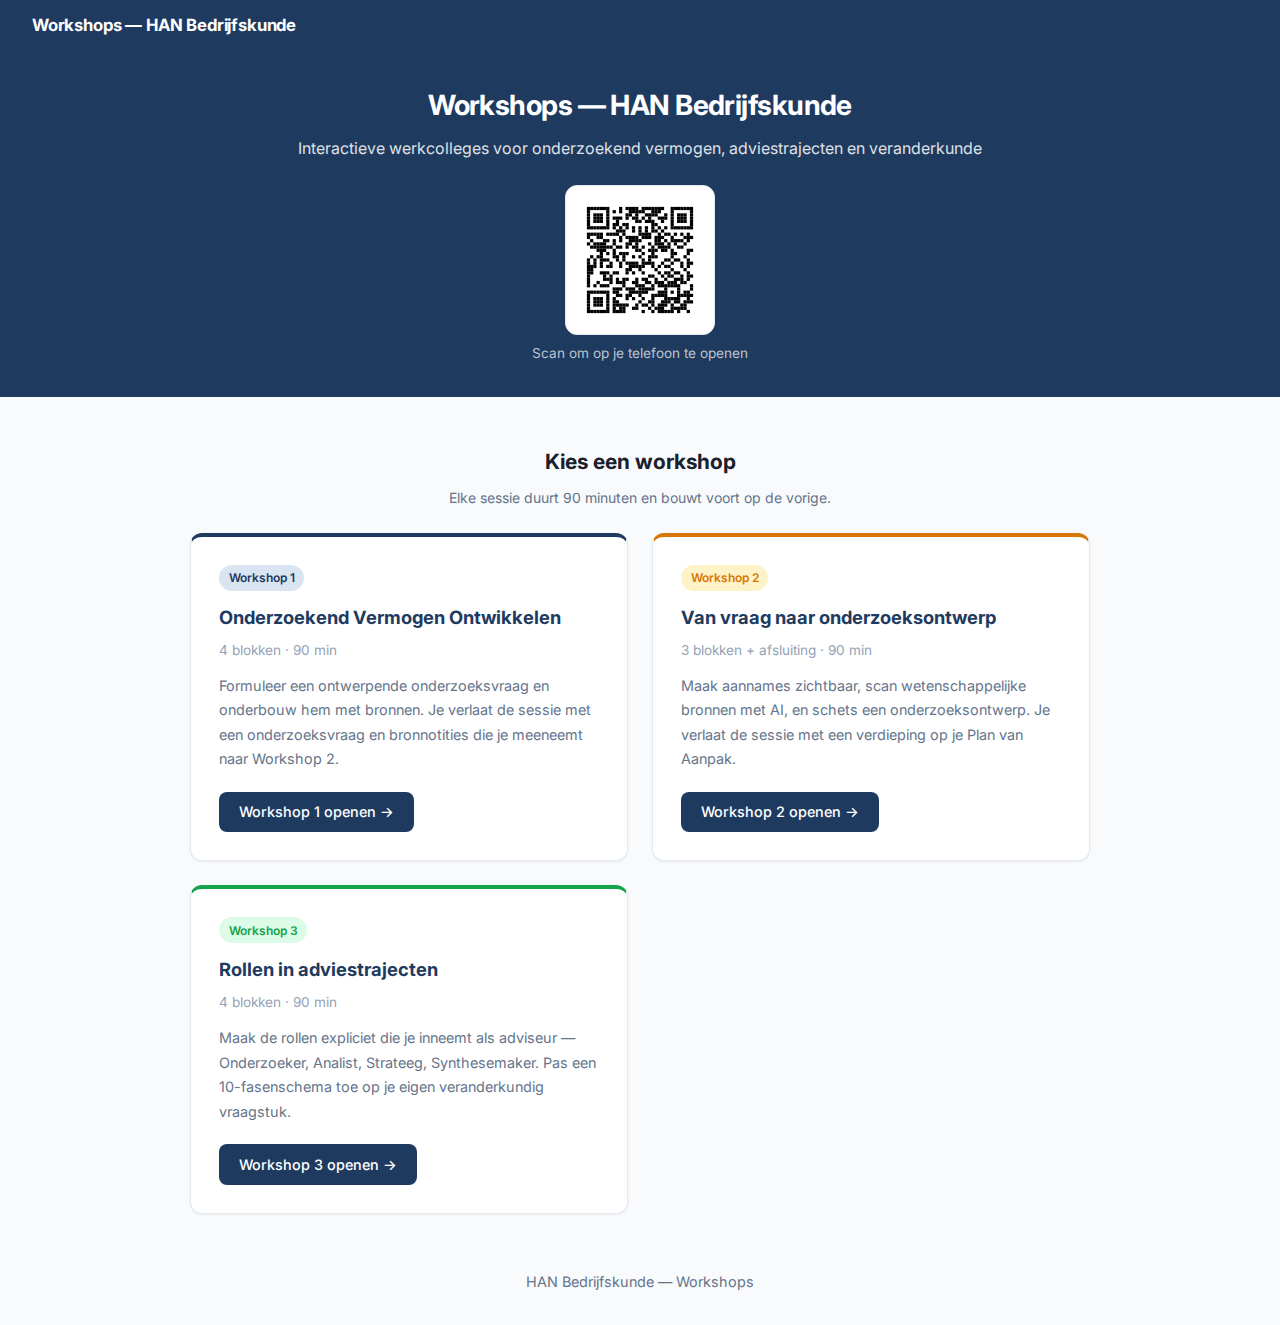
<file: index.html>
<!DOCTYPE html>
<html lang="nl">
<head>
  <meta charset="UTF-8">
  <meta name="viewport" content="width=device-width, initial-scale=1.0">
  <title>Workshops — HAN Bedrijfskunde</title>
  <link rel="preconnect" href="https://fonts.googleapis.com">
  <link rel="preconnect" href="https://fonts.gstatic.com" crossorigin>
  <link href="https://fonts.googleapis.com/css2?family=Inter:wght@400;500;600;700&display=swap" rel="stylesheet">
  <link rel="stylesheet" href="styles.css">
  <style>
    .ws-grid {
      display: grid;
      grid-template-columns: repeat(auto-fill, minmax(340px, 1fr));
      gap: 1.5rem;
      max-width: 900px;
      margin: 0 auto;
    }
    .ws-card {
      background: #fff;
      border: 1px solid var(--border);
      border-radius: 12px;
      padding: 1.75rem;
      box-shadow: 0 1px 3px rgba(0,0,0,0.06);
      transition: box-shadow 150ms, transform 150ms;
      display: flex;
      flex-direction: column;
    }
    .ws-card:hover {
      box-shadow: 0 4px 12px rgba(30,58,95,0.10);
      transform: translateY(-2px);
    }
    .ws-badge {
      display: inline-block;
      font-size: 0.75rem;
      font-weight: 600;
      padding: 0.2rem 0.6rem;
      border-radius: 20px;
      background: var(--primary-100);
      color: var(--primary);
      margin-bottom: 0.75rem;
      align-self: flex-start;
    }
    .ws-card h3 {
      font-size: 1.15rem;
      font-weight: 700;
      color: var(--primary);
      margin-bottom: 0.5rem;
    }
    .ws-card .ws-subtitle {
      font-size: 0.85rem;
      color: var(--text-tertiary);
      margin-bottom: 0.75rem;
    }
    .ws-card p {
      font-size: 0.9rem;
      color: var(--text-secondary);
      line-height: 1.7;
      flex: 1;
    }
    .ws-card .btn {
      margin-top: 1.25rem;
      align-self: flex-start;
    }
    @media (max-width: 600px) {
      .ws-grid {
        grid-template-columns: 1fr;
      }
    }
  </style>
</head>
<body>

  <nav class="navbar">
    <a href="index.html" class="navbar-brand">Workshops — HAN Bedrijfskunde</a>
  </nav>

  <header class="page-header">
    <h1>Workshops — HAN Bedrijfskunde</h1>
    <p>Interactieve werkcolleges voor onderzoekend vermogen, adviestrajecten en veranderkunde</p>
    <div style="margin-top: 1.5rem; display: flex; flex-direction: column; align-items: center; gap: 0.5rem;">
      <img src="qr-code.svg" alt="QR-code naar workshop" style="width: 150px; height: 150px; padding: 8px; background: #fff; border: 1px solid var(--border); border-radius: 12px;">
      <span style="font-size: 0.85rem; color: rgba(255,255,255,0.7);">Scan om op je telefoon te openen</span>
    </div>
  </header>

  <main class="container">

    <h2 class="text-center mt-3 mb-1">Kies een workshop</h2>
    <p class="text-center text-muted mb-3">Elke sessie duurt 90 minuten en bouwt voort op de vorige.</p>

    <div class="ws-grid mb-4">

      <div class="ws-card" style="border-top: 4px solid var(--primary);">
        <span class="ws-badge">Workshop 1</span>
        <h3>Onderzoekend Vermogen Ontwikkelen</h3>
        <div class="ws-subtitle">4 blokken &middot; 90 min</div>
        <p>
          Formuleer een ontwerpende onderzoeksvraag en onderbouw hem met bronnen.
          Je verlaat de sessie met een onderzoeksvraag en bronnotities die je meeneemt naar Workshop 2.
        </p>
        <a href="ws1/" class="btn btn-primary">Workshop 1 openen &rarr;</a>
      </div>

      <div class="ws-card" style="border-top: 4px solid var(--warning);">
        <span class="ws-badge" style="background: var(--warning-light); color: var(--warning);">Workshop 2</span>
        <h3>Van vraag naar onderzoeksontwerp</h3>
        <div class="ws-subtitle">3 blokken + afsluiting &middot; 90 min</div>
        <p>
          Maak aannames zichtbaar, scan wetenschappelijke bronnen met AI,
          en schets een onderzoeksontwerp. Je verlaat de sessie met een verdieping op je Plan van Aanpak.
        </p>
        <a href="ws2/" class="btn btn-primary">Workshop 2 openen &rarr;</a>
      </div>

      <div class="ws-card" style="border-top: 4px solid var(--success);">
        <span class="ws-badge" style="background: var(--success-light); color: var(--success);">Workshop 3</span>
        <h3>Rollen in adviestrajecten</h3>
        <div class="ws-subtitle">4 blokken &middot; 90 min</div>
        <p>
          Maak de rollen expliciet die je inneemt als adviseur — Onderzoeker, Analist, Strateeg,
          Synthesemaker. Pas een 10-fasenschema toe op je eigen veranderkundig vraagstuk.
        </p>
        <a href="ws3-rollen/" class="btn btn-primary">Workshop 3 openen &rarr;</a>
      </div>

    </div>

  </main>

  <footer class="text-center text-muted mt-4 mb-4" style="font-size: 0.9rem;">
    HAN Bedrijfskunde &mdash; Workshops
  </footer>

</body>
</html>
</file>
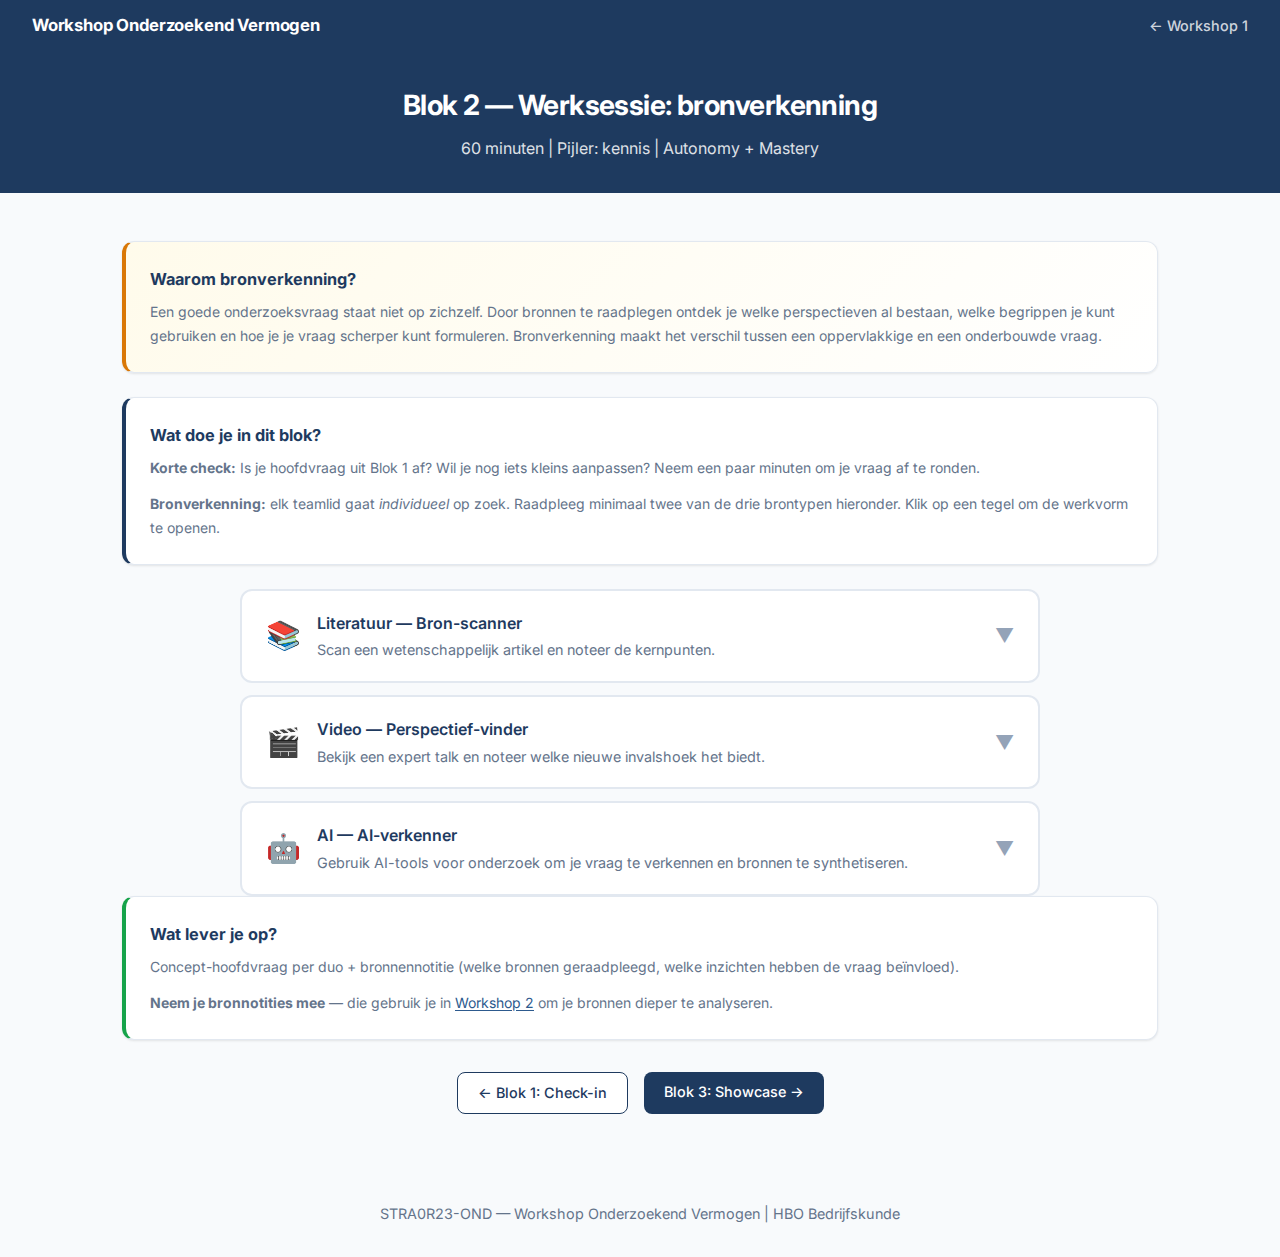
<file: blok1-werksessie/index.html>
<!DOCTYPE html>
<html lang="nl">
<head>
  <meta charset="UTF-8">
  <meta name="viewport" content="width=device-width, initial-scale=1.0">
  <title>Blok 2 — Werksessie | Workshop Onderzoekend Vermogen</title>
  <link rel="preconnect" href="https://fonts.googleapis.com">
  <link rel="preconnect" href="https://fonts.gstatic.com" crossorigin>
  <link href="https://fonts.googleapis.com/css2?family=Inter:wght@400;500;600;700&display=swap" rel="stylesheet">
  <link rel="stylesheet" href="../styles.css">
  <style>
    /* ===== Accordeon tegels ===== */
    .bron-tegel {
      background: #fff;
      border: 2px solid var(--border);
      border-radius: 12px;
      padding: 1.25rem 1.5rem;
      cursor: pointer;
      transition: border-color 150ms, box-shadow 150ms, transform 150ms;
      display: flex;
      align-items: center;
      gap: 1rem;
    }
    .bron-tegel:hover {
      border-color: var(--primary);
      box-shadow: 0 4px 12px rgba(30,58,95,0.10);
      transform: translateY(-1px);
    }
    .bron-tegel.actief {
      border-color: var(--primary);
      box-shadow: 0 4px 12px rgba(30,58,95,0.12);
    }
    .bron-tegel-icon {
      font-size: 1.75rem;
      flex-shrink: 0;
    }
    .bron-tegel-info { flex: 1; }
    .bron-tegel-info h4 {
      color: var(--primary);
      font-size: 1rem;
      font-weight: 600;
      margin-bottom: 0.2rem;
    }
    .bron-tegel-info p {
      color: var(--text-secondary);
      font-size: 0.9rem;
      margin: 0;
      line-height: 1.5;
    }
    .bron-tegel-chevron {
      font-size: 1.2rem;
      color: var(--text-tertiary);
      transition: transform 200ms;
      flex-shrink: 0;
    }
    .bron-tegel.actief .bron-tegel-chevron {
      transform: rotate(180deg);
    }

    /* ===== Werkvorm panelen ===== */
    .werkvorm-panel {
      background: var(--surface);
      border: 1px solid var(--border);
      border-radius: 0 0 12px 12px;
      padding: 1.5rem;
      margin-top: -4px;
      margin-bottom: 1rem;
    }

    /* ===== Formulier layout ===== */
    .scan-form {
      display: flex;
      flex-direction: column;
      gap: 1rem;
    }
    .scan-form label {
      display: block;
      font-weight: 600;
      font-size: 0.875rem;
      color: var(--text-dark);
      margin-bottom: 0.3rem;
    }
    .scan-form .hint {
      font-weight: 400;
      color: var(--text-secondary);
      font-size: 0.8rem;
    }
    .scan-form textarea {
      width: 100%;
      padding: 0.6rem 0.75rem;
      border: 1px solid #cbd5e1;
      border-radius: 8px;
      font-family: 'Inter', inherit;
      font-size: 0.9rem;
      resize: vertical;
      min-height: 60px;
      color: var(--text-primary);
      transition: border-color 150ms, box-shadow 150ms;
    }
    .scan-form textarea:focus {
      outline: none;
      border-color: var(--primary);
      box-shadow: 0 0 0 3px rgba(30,58,95,0.12);
    }
    .scan-form input[type="text"] {
      width: 100%;
      padding: 0.6rem 0.75rem;
      border: 1px solid #cbd5e1;
      border-radius: 8px;
      font-family: 'Inter', inherit;
      font-size: 0.9rem;
      color: var(--text-primary);
      transition: border-color 150ms, box-shadow 150ms;
    }
    .scan-form input[type="text"]:focus {
      outline: none;
      border-color: var(--primary);
      box-shadow: 0 0 0 3px rgba(30,58,95,0.12);
    }

    /* ===== Live preview ===== */
    .preview-box {
      background: var(--primary-50);
      border-left: 4px solid var(--primary);
      padding: 1rem 1.25rem;
      border-radius: 0 8px 8px 0;
      font-size: 0.9rem;
      line-height: 1.7;
      color: var(--text-dark);
    }
    .preview-box .placeholder {
      color: var(--text-tertiary);
      font-style: italic;
    }
    .preview-box strong {
      color: var(--primary);
    }
    .preview-actions {
      display: flex;
      gap: 0.75rem;
      margin-top: 0.75rem;
    }

    /* ===== Tool cards ===== */
    .tool-grid {
      display: grid;
      grid-template-columns: repeat(auto-fill, minmax(220px, 1fr));
      gap: 1rem;
    }
    .tool-card {
      background: #fff;
      border: 1px solid var(--border);
      border-radius: 10px;
      padding: 1rem 1.25rem;
      text-decoration: none;
      color: inherit;
      transition: box-shadow 150ms, transform 150ms;
      display: block;
    }
    .tool-card:hover {
      box-shadow: 0 4px 12px rgba(30,58,95,0.10);
      transform: translateY(-1px);
    }
    .tool-card h5 {
      font-size: 0.95rem;
      font-weight: 600;
      color: var(--primary);
      margin-bottom: 0.25rem;
    }
    .tool-card .tool-badge {
      display: inline-block;
      font-size: 0.7rem;
      font-weight: 500;
      padding: 0.1rem 0.5rem;
      border-radius: 20px;
      background: var(--success-light);
      color: var(--success);
      margin-bottom: 0.5rem;
    }
    .tool-card p {
      font-size: 0.8rem;
      color: var(--text-secondary);
      line-height: 1.5;
      margin: 0;
    }

    /* ===== Prompt suggesties ===== */
    .prompt-card {
      background: #fff;
      border: 1px solid var(--border);
      border-radius: 8px;
      padding: 0.75rem 1rem;
      display: flex;
      align-items: center;
      gap: 0.75rem;
      cursor: pointer;
      transition: border-color 150ms;
      margin-bottom: 0.5rem;
    }
    .prompt-card:hover {
      border-color: var(--primary);
    }
    .prompt-card code {
      flex: 1;
      font-size: 0.85rem;
      color: var(--text-dark);
      font-family: 'Inter', inherit;
      line-height: 1.5;
    }
    .prompt-card .copy-icon {
      flex-shrink: 0;
      font-size: 0.85rem;
      color: var(--text-tertiary);
    }

    /* ===== Video embed ===== */
    .video-embed {
      position: relative;
      padding-bottom: 56.25%;
      height: 0;
      overflow: hidden;
      border-radius: 10px;
      margin-bottom: 1rem;
    }
    .video-embed iframe {
      position: absolute;
      top: 0;
      left: 0;
      width: 100%;
      height: 100%;
      border: 0;
    }

    /* ===== Responsive ===== */
    @media (max-width: 600px) {
      .tool-grid { grid-template-columns: 1fr; }
    }
  </style>
</head>
<body>

  <nav class="navbar">
    <a href="../index.html" class="navbar-brand">Workshop Onderzoekend Vermogen</a>
    <ul class="navbar-links">
      <li><a href="../ws1/" class="nav-link">&larr; Workshop 1</a></li>
    </ul>
  </nav>

  <header class="page-header">
    <h1>Blok 2 — Werksessie: bronverkenning</h1>
    <p>60 minuten | Pijler: kennis | Autonomy + Mastery</p>
  </header>

  <main class="container">

    <!-- Purpose card -->
    <div class="card mt-3 mb-3" style="border-left: 4px solid var(--warning); background: linear-gradient(135deg, #fffbeb 0%, #fff 100%);">
      <h3 class="mb-1" style="color: var(--primary);">Waarom bronverkenning?</h3>
      <p style="color: var(--text-secondary); line-height: 1.7;">
        Een goede onderzoeksvraag staat niet op zichzelf. Door bronnen te raadplegen ontdek je
        welke perspectieven al bestaan, welke begrippen je kunt gebruiken en hoe je je vraag
        scherper kunt formuleren. Bronverkenning maakt het verschil tussen een
        oppervlakkige en een onderbouwde vraag.
      </p>
    </div>

    <!-- Instructie card -->
    <div class="card mb-3" style="border-left: 4px solid var(--primary);">
      <h3 class="mb-1" style="color: var(--primary);">Wat doe je in dit blok?</h3>
      <p style="color: var(--text-secondary); line-height: 1.7;">
        <strong>Korte check:</strong> Is je hoofdvraag uit Blok 1 af? Wil je nog iets kleins aanpassen?
        Neem een paar minuten om je vraag af te ronden.
      </p>
      <p style="color: var(--text-secondary); line-height: 1.7; margin-top: 0.75rem;">
        <strong>Bronverkenning:</strong> elk teamlid gaat <em>individueel</em> op zoek.
        Raadpleeg minimaal twee van de drie brontypen hieronder. Klik op een tegel om de werkvorm te openen.
      </p>
    </div>

    <!-- ========== ACCORDEON TEGELS ========== -->

    <div style="display: flex; flex-direction: column; gap: 0.75rem; max-width: 800px; margin: 0 auto;" class="mb-3">

      <!-- TEGEL 1: Literatuur -->
      <div class="bron-tegel" onclick="togglePanel('lit')">
        <span class="bron-tegel-icon">&#x1F4DA;</span>
        <div class="bron-tegel-info">
          <h4>Literatuur — Bron-scanner</h4>
          <p>Scan een wetenschappelijk artikel en noteer de kernpunten.</p>
        </div>
        <span class="bron-tegel-chevron">&#x25BC;</span>
      </div>

      <div id="panel-lit" class="werkvorm-panel hidden">
        <h3 class="mb-1" style="color: var(--primary);">Literatuur &mdash; Bron-scanner</h3>
        <p class="text-muted mb-2" style="font-size: 0.9rem;">
          Zoek een wetenschappelijk artikel via <a href="https://scholar.google.com/" target="_blank" rel="noopener" style="color: var(--primary-light); text-decoration: underline;">Google Scholar</a>
          en noteer de kernpunten hieronder.
        </p>

        <div class="scan-form" data-form="lit">
          <div>
            <label>Titel + Auteur</label>
            <input type="text" class="scan-input" data-field="titel" placeholder="Bijv. 'Van Dam, R. (2023). Employee engagement in SMEs'">
          </div>
          <div>
            <label>Kernvraag <span class="hint">— Wat onderzochten de auteurs?</span></label>
            <textarea class="scan-input" data-field="kernvraag" rows="2" placeholder="Welke onderzoeksvraag staat centraal in dit artikel?"></textarea>
          </div>
          <div>
            <label>Methode <span class="hint">— Wat deden ze?</span></label>
            <textarea class="scan-input" data-field="methode" rows="2" placeholder="Bijv. interviews, enquête, casestudy..."></textarea>
          </div>
          <div>
            <label>Belangrijkste conclusie</label>
            <textarea class="scan-input" data-field="conclusie" rows="2" placeholder="Wat is het hoofdresultaat?"></textarea>
          </div>
          <div>
            <label>Link met jouw vraag <span class="hint">— Welk inzicht helpt bij jouw onderzoeksvraag?</span></label>
            <textarea class="scan-input" data-field="link" rows="2" placeholder="Hoe beïnvloedt dit artikel je eigen vraag?"></textarea>
          </div>

          <div class="preview-box" id="preview-lit">
            <span class="placeholder">Vul de velden hierboven in om je bronnotitie te zien...</span>
          </div>
          <div class="preview-actions">
            <button class="btn btn-primary" onclick="kopieer('lit')">Kopieer bronnotitie</button>
          </div>
        </div>
      </div>

      <!-- TEGEL 2: Video -->
      <div class="bron-tegel" onclick="togglePanel('video')">
        <span class="bron-tegel-icon">&#x1F3AC;</span>
        <div class="bron-tegel-info">
          <h4>Video — Perspectief-vinder</h4>
          <p>Bekijk een expert talk en noteer welke nieuwe invalshoek het biedt.</p>
        </div>
        <span class="bron-tegel-chevron">&#x25BC;</span>
      </div>

      <div id="panel-video" class="werkvorm-panel hidden">
        <div class="scan-form" data-form="video">
          <div>
            <label>Video-titel + bron</label>
            <input type="text" class="scan-input" data-field="titel" placeholder="Bijv. 'Simon Sinek — Start With Why (TED Talk)'">
          </div>
          <div>
            <label>Kernboodschap <span class="hint">— Wat is het hoofdargument van de spreker?</span></label>
            <textarea class="scan-input" data-field="kernboodschap" rows="2" placeholder="Wat is de centrale these?"></textarea>
          </div>
          <div>
            <label>Nieuw perspectief <span class="hint">— Welke invalshoek had je zelf niet bedacht?</span></label>
            <textarea class="scan-input" data-field="perspectief" rows="2" placeholder="Welk idee was nieuw voor je?"></textarea>
          </div>
          <div>
            <label>Link met jouw vraag <span class="hint">— Hoe beïnvloedt dit je onderzoeksvraag?</span></label>
            <textarea class="scan-input" data-field="link" rows="2" placeholder="Welk inzicht neem je mee?"></textarea>
          </div>

          <div class="preview-box" id="preview-video">
            <span class="placeholder">Vul de velden hierboven in om je bronnotitie te zien...</span>
          </div>
          <div class="preview-actions">
            <button class="btn btn-primary" onclick="kopieer('video')">Kopieer bronnotitie</button>
          </div>
        </div>
      </div>

      <!-- TEGEL 3: AI -->
      <div class="bron-tegel" onclick="togglePanel('ai')">
        <span class="bron-tegel-icon">&#x1F916;</span>
        <div class="bron-tegel-info">
          <h4>AI — AI-verkenner</h4>
          <p>Gebruik AI-tools voor onderzoek om je vraag te verkennen en bronnen te synthetiseren.</p>
        </div>
        <span class="bron-tegel-chevron">&#x25BC;</span>
      </div>

      <div id="panel-ai" class="werkvorm-panel hidden">

        <!-- Onderdeel A: Tools -->
        <h4 class="mb-1" style="color: var(--primary);">AI-tools voor onderzoek</h4>
        <p style="color: var(--text-secondary); font-size: 0.9rem; line-height: 1.6; margin-bottom: 1rem;">
          Generieke chatbots zijn een startpunt, maar gespecialiseerde tools leveren brongerichte output.
          Bekijk de video voor een overzicht, of probeer een van de tools hieronder.
        </p>

        <div class="video-embed mb-2">
          <iframe src="https://www.youtube.com/embed/fJO-q7tV0zE?si=cPuyIkljqAqeM3EM"
                  title="Best AI Tools for Research 2026"
                  allow="accelerometer; autoplay; clipboard-write; encrypted-media; gyroscope; picture-in-picture; web-share"
                  referrerpolicy="strict-origin-when-cross-origin"
                  allowfullscreen></iframe>
        </div>

        <div class="tool-grid mb-3">
          <a href="https://notebooklm.google/" target="_blank" rel="noopener" class="tool-card">
            <span class="tool-badge">Gratis</span>
            <h5>NotebookLM</h5>
            <p>Upload artikelen of video's, stel vragen, genereer mindmaps. Ideaal om bronnen te synthetiseren.</p>
          </a>
          <a href="https://consensus.app/" target="_blank" rel="noopener" class="tool-card">
            <h5>Consensus</h5>
            <p>Stel een onderzoeksvraag, krijg antwoorden onderbouwd met wetenschappelijke papers.</p>
          </a>
          <a href="https://www.researchrabbit.ai/" target="_blank" rel="noopener" class="tool-card">
            <span class="tool-badge">Gratis</span>
            <h5>Research Rabbit</h5>
            <p>Upload één paper, ontdek verwante artikelen via een visueel netwerk. Goed aan het begin van een project.</p>
          </a>
        </div>

        <!-- Onderdeel B: Slimmer prompten -->
        <div class="card mb-2" style="border-left: 4px solid var(--warning); background: linear-gradient(135deg, #fffbeb 0%, #fff 100%);">
          <h4 class="mb-1" style="color: var(--primary);">Slimmer prompten met context</h4>
          <p style="color: var(--text-secondary); font-size: 0.9rem; line-height: 1.7;">
            Een AI-tool geeft betere antwoorden als je <strong>context</strong> meegeeft. Upload een artikel
            of plak een video-transcript in je prompt. Vraag de AI om te synthetiseren: wat zijn de rode draden,
            welke tegenstrijdigheden zie je, welke nieuwe invalshoeken komen hieruit?
          </p>
        </div>

        <p style="color: var(--text-secondary); font-size: 0.85rem; margin-bottom: 0.5rem;">Klik om een voorbeeldprompt te kopiëren:</p>

        <div class="prompt-card" onclick="kopieerPrompt(this)">
          <code>Hier is een artikel over [onderwerp]. Welke kernconcepten en variabelen zijn relevant voor mijn onderzoeksvraag: [vraag]?</code>
          <span class="copy-icon">&#x1F4CB;</span>
        </div>
        <div class="prompt-card" onclick="kopieerPrompt(this)">
          <code>Ik heb twee bronnen bijgevoegd. Wat zijn de overeenkomsten en verschillen in hun conclusies? Welke nieuwe inzichten levert de synthese op?</code>
          <span class="copy-icon">&#x1F4CB;</span>
        </div>
        <div class="prompt-card" onclick="kopieerPrompt(this)" style="margin-bottom: 1.5rem;">
          <code>Op basis van deze context: welke onderzoeksmethoden passen het best bij mijn vraag?</code>
          <span class="copy-icon">&#x1F4CB;</span>
        </div>

        <!-- Onderdeel C: Vastleggen -->
        <h4 class="mb-1" style="color: var(--primary);">Vastleggen</h4>

        <div class="scan-form" data-form="ai">
          <div>
            <label>Gebruikte tool + prompt</label>
            <textarea class="scan-input" data-field="prompt" rows="3" placeholder="Bijv. 'NotebookLM — ik heb twee artikelen geüpload en gevraagd naar de rode draad'"></textarea>
          </div>
          <div>
            <label>Bruikbaarste inzicht</label>
            <textarea class="scan-input" data-field="inzicht" rows="2" placeholder="Wat was het meest waardevolle dat de AI opleverde?"></textarea>
          </div>
          <div>
            <label>Kritische noot <span class="hint">— Wat klopt mogelijk niet of mist context?</span></label>
            <textarea class="scan-input" data-field="kritisch" rows="2" placeholder="Waar moet je voorzichtig mee zijn?"></textarea>
          </div>
          <div>
            <label>Link met jouw vraag <span class="hint">— Hoe beïnvloedt dit je onderzoeksvraag?</span></label>
            <textarea class="scan-input" data-field="link" rows="2" placeholder="Welk inzicht neem je mee?"></textarea>
          </div>

          <div class="preview-box" id="preview-ai">
            <span class="placeholder">Vul de velden hierboven in om je bronnotitie te zien...</span>
          </div>
          <div class="preview-actions">
            <button class="btn btn-primary" onclick="kopieer('ai')">Kopieer bronnotitie</button>
          </div>
        </div>
      </div>

    </div><!-- /accordeon container -->

    <!-- Oplevering -->
    <div class="card mb-3" style="border-left: 4px solid var(--success);">
      <h3 class="mb-1" style="color: var(--primary);">Wat lever je op?</h3>
      <p style="color: var(--text-secondary); line-height: 1.7;">
        Concept-hoofdvraag per duo + bronnennotitie (welke bronnen geraadpleegd, welke inzichten
        hebben de vraag be&iuml;nvloed).
      </p>
      <p style="color: var(--text-secondary); line-height: 1.7; margin-top: 0.75rem;">
        <strong>Neem je bronnotities mee</strong> &mdash; die gebruik je in
        <a href="../ws2/" style="color: var(--primary-light); text-decoration: underline;">Workshop 2</a>
        om je bronnen dieper te analyseren.
      </p>
    </div>

    <div class="text-center mt-4 mb-4" style="display: flex; gap: 1rem; justify-content: center;">
      <a href="../blok0/" class="btn btn-secondary">&larr; Blok 1: Check-in</a>
      <a href="../blok5-showcase/" class="btn btn-primary">Blok 3: Showcase &rarr;</a>
    </div>

  </main>

  <footer class="text-center text-muted mt-4 mb-4" style="font-size: 0.9rem;">
    STRA0R23-OND &mdash; Workshop Onderzoekend Vermogen | HBO Bedrijfskunde
  </footer>

  <script>
    // ===== Accordeon toggle =====
    function togglePanel(id) {
      var panels = ['lit', 'video', 'ai'];
      var targetPanel = document.getElementById('panel-' + id);
      var isOpen = !targetPanel.classList.contains('hidden');

      // Sluit alle panelen en deactiveer alle tegels
      panels.forEach(function(p) {
        document.getElementById('panel-' + p).classList.add('hidden');
      });
      document.querySelectorAll('.bron-tegel').forEach(function(t) {
        t.classList.remove('actief');
      });

      // Open het aangeklikte paneel (tenzij het al open was)
      if (!isOpen) {
        targetPanel.classList.remove('hidden');
        // Markeer de bijbehorende tegel als actief
        var tegels = document.querySelectorAll('.bron-tegel');
        var index = panels.indexOf(id);
        if (index >= 0 && tegels[index]) {
          tegels[index].classList.add('actief');
        }
        // Smooth scroll naar het paneel
        setTimeout(function() {
          targetPanel.scrollIntoView({ behavior: 'smooth', block: 'nearest' });
        }, 50);
      }
    }

    // ===== Live preview =====
    var PREVIEW_CONFIG = {
      lit: {
        fields: ['titel', 'kernvraag', 'methode', 'conclusie', 'link'],
        labels: ['Bron', 'Kernvraag', 'Methode', 'Conclusie', 'Link met mijn vraag'],
        empty: 'Vul de velden hierboven in om je bronnotitie te zien...'
      },
      video: {
        fields: ['titel', 'kernboodschap', 'perspectief', 'link'],
        labels: ['Bron', 'Kernboodschap', 'Nieuw perspectief', 'Link met mijn vraag'],
        empty: 'Vul de velden hierboven in om je bronnotitie te zien...'
      },
      ai: {
        fields: ['prompt', 'inzicht', 'kritisch', 'link'],
        labels: ['Tool + prompt', 'Bruikbaarste inzicht', 'Kritische noot', 'Link met mijn vraag'],
        empty: 'Vul de velden hierboven in om je bronnotitie te zien...'
      }
    };

    function getFormValues(formId) {
      var form = document.querySelector('[data-form="' + formId + '"]');
      var values = {};
      form.querySelectorAll('.scan-input').forEach(function(el) {
        values[el.dataset.field] = el.value.trim();
      });
      return values;
    }

    function updatePreview(formId) {
      var config = PREVIEW_CONFIG[formId];
      var values = getFormValues(formId);
      var box = document.getElementById('preview-' + formId);
      var hasContent = false;

      var html = '';
      config.fields.forEach(function(field, i) {
        var val = values[field];
        if (val) {
          hasContent = true;
          html += '<strong>' + config.labels[i] + ':</strong> ' + escapeHtml(val) + '<br>';
        } else {
          html += '<strong>' + config.labels[i] + ':</strong> <span class="placeholder">[nog invullen]</span><br>';
        }
      });

      if (!hasContent) {
        box.innerHTML = '<span class="placeholder">' + config.empty + '</span>';
      } else {
        box.innerHTML = html;
      }
    }

    function escapeHtml(text) {
      var div = document.createElement('div');
      div.textContent = text;
      return div.innerHTML;
    }

    // Attach input listeners to all forms
    document.querySelectorAll('.scan-input').forEach(function(input) {
      var formId = input.closest('[data-form]').dataset.form;
      var timeout;
      input.addEventListener('input', function() {
        clearTimeout(timeout);
        timeout = setTimeout(function() {
          updatePreview(formId);
        }, 200);
      });
    });

    // ===== Kopieer bronnotitie =====
    function kopieer(formId) {
      var config = PREVIEW_CONFIG[formId];
      var values = getFormValues(formId);
      var lines = [];

      config.fields.forEach(function(field, i) {
        var val = values[field];
        if (val) {
          lines.push(config.labels[i] + ': ' + val);
        }
      });

      var text = lines.join('\n');
      if (!text) {
        text = '(Nog geen velden ingevuld)';
      }

      navigator.clipboard.writeText(text).then(function() {
        var btn = event.target;
        var original = btn.textContent;
        btn.textContent = 'Gekopieerd!';
        setTimeout(function() {
          btn.textContent = original;
        }, 2000);
      });
    }

    // ===== Kopieer prompt =====
    function kopieerPrompt(card) {
      var text = card.querySelector('code').textContent;
      navigator.clipboard.writeText(text).then(function() {
        var icon = card.querySelector('.copy-icon');
        icon.textContent = '\u2705';
        setTimeout(function() {
          icon.textContent = '\uD83D\uDCCB';
        }, 2000);
      });
    }
  </script>

</body>
</html>
</file>
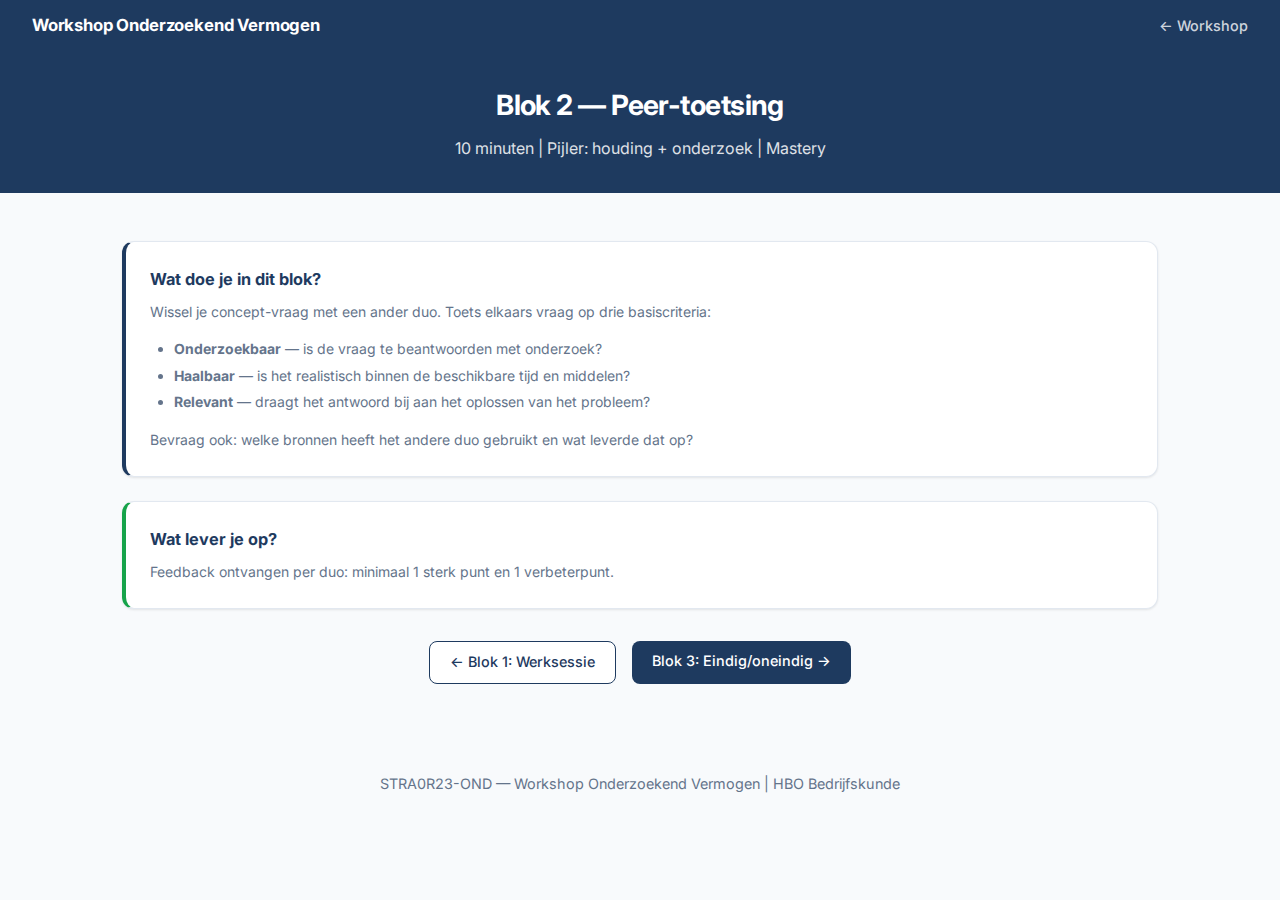
<file: blok2-peer-toetsing/index.html>
<!DOCTYPE html>
<html lang="nl">
<head>
  <meta charset="UTF-8">
  <meta name="viewport" content="width=device-width, initial-scale=1.0">
  <title>Blok 2 — Peer-toetsing | Workshop Onderzoekend Vermogen</title>
  <link rel="preconnect" href="https://fonts.googleapis.com">
  <link rel="preconnect" href="https://fonts.gstatic.com" crossorigin>
  <link href="https://fonts.googleapis.com/css2?family=Inter:wght@400;500;600;700&display=swap" rel="stylesheet">
  <link rel="stylesheet" href="../styles.css">
</head>
<body>

  <nav class="navbar">
    <a href="../index.html" class="navbar-brand">Workshop Onderzoekend Vermogen</a>
    <ul class="navbar-links">
      <li><a href="../index.html" class="nav-link">&larr; Workshop</a></li>
    </ul>
  </nav>

  <header class="page-header">
    <h1>Blok 2 — Peer-toetsing</h1>
    <p>10 minuten | Pijler: houding + onderzoek | Mastery</p>
  </header>

  <main class="container">

    <div class="card mt-3 mb-3" style="border-left: 4px solid var(--primary);">
      <h3 class="mb-1" style="color: var(--primary);">Wat doe je in dit blok?</h3>
      <p style="color: var(--text-secondary); line-height: 1.7;">
        Wissel je concept-vraag met een ander duo. Toets elkaars vraag op drie basiscriteria:
      </p>
      <ul style="color: var(--text-secondary); line-height: 1.9; margin: 0.75rem 0 0.75rem 1.5rem;">
        <li><strong>Onderzoekbaar</strong> — is de vraag te beantwoorden met onderzoek?</li>
        <li><strong>Haalbaar</strong> — is het realistisch binnen de beschikbare tijd en middelen?</li>
        <li><strong>Relevant</strong> — draagt het antwoord bij aan het oplossen van het probleem?</li>
      </ul>
      <p style="color: var(--text-secondary); line-height: 1.7;">
        Bevraag ook: welke bronnen heeft het andere duo gebruikt en wat leverde dat op?
      </p>
    </div>

    <div class="card mb-3" style="border-left: 4px solid var(--success);">
      <h3 class="mb-1" style="color: var(--primary);">Wat lever je op?</h3>
      <p style="color: var(--text-secondary); line-height: 1.7;">
        Feedback ontvangen per duo: minimaal 1 sterk punt en 1 verbeterpunt.
      </p>
    </div>

    <div class="text-center mt-4 mb-4" style="display: flex; gap: 1rem; justify-content: center;">
      <a href="../blok1-werksessie/" class="btn btn-secondary">&larr; Blok 1: Werksessie</a>
      <a href="../blok3-eindig-oneindig/" class="btn btn-primary">Blok 3: Eindig/oneindig &rarr;</a>
    </div>

  </main>

  <footer class="text-center text-muted mt-4 mb-4" style="font-size: 0.9rem;">
    STRA0R23-OND &mdash; Workshop Onderzoekend Vermogen | HBO Bedrijfskunde
  </footer>

</body>
</html>
</file>
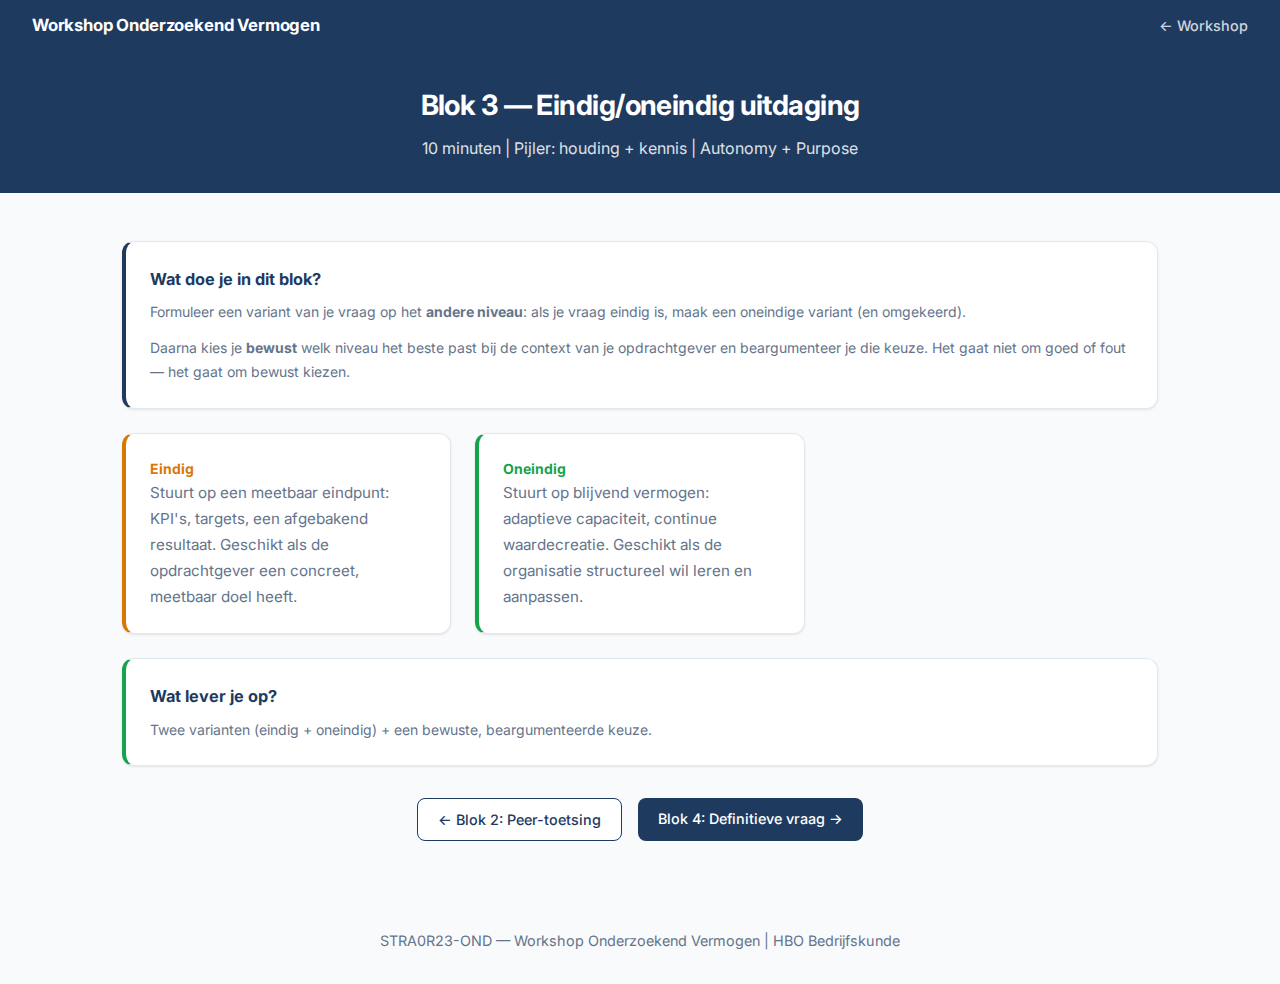
<file: blok3-eindig-oneindig/index.html>
<!DOCTYPE html>
<html lang="nl">
<head>
  <meta charset="UTF-8">
  <meta name="viewport" content="width=device-width, initial-scale=1.0">
  <title>Blok 3 — Eindig/oneindig uitdaging | Workshop Onderzoekend Vermogen</title>
  <link rel="preconnect" href="https://fonts.googleapis.com">
  <link rel="preconnect" href="https://fonts.gstatic.com" crossorigin>
  <link href="https://fonts.googleapis.com/css2?family=Inter:wght@400;500;600;700&display=swap" rel="stylesheet">
  <link rel="stylesheet" href="../styles.css">
</head>
<body>

  <nav class="navbar">
    <a href="../index.html" class="navbar-brand">Workshop Onderzoekend Vermogen</a>
    <ul class="navbar-links">
      <li><a href="../index.html" class="nav-link">&larr; Workshop</a></li>
    </ul>
  </nav>

  <header class="page-header">
    <h1>Blok 3 — Eindig/oneindig uitdaging</h1>
    <p>10 minuten | Pijler: houding + kennis | Autonomy + Purpose</p>
  </header>

  <main class="container">

    <div class="card mt-3 mb-3" style="border-left: 4px solid var(--primary);">
      <h3 class="mb-1" style="color: var(--primary);">Wat doe je in dit blok?</h3>
      <p style="color: var(--text-secondary); line-height: 1.7;">
        Formuleer een variant van je vraag op het <strong>andere niveau</strong>:
        als je vraag eindig is, maak een oneindige variant (en omgekeerd).
      </p>
      <p style="color: var(--text-secondary); line-height: 1.7; margin-top: 0.75rem;">
        Daarna kies je <strong>bewust</strong> welk niveau het beste past bij de context van je
        opdrachtgever en beargumenteer je die keuze. Het gaat niet om goed of fout — het gaat
        om bewust kiezen.
      </p>
    </div>

    <div class="card-grid mb-3">
      <div class="card" style="border-left: 4px solid var(--warning);">
        <h4 style="color: var(--warning);">Eindig</h4>
        <p style="color: var(--text-secondary); line-height: 1.7; font-size: 0.95rem;">
          Stuurt op een meetbaar eindpunt: KPI's, targets, een afgebakend resultaat.
          Geschikt als de opdrachtgever een concreet, meetbaar doel heeft.
        </p>
      </div>
      <div class="card" style="border-left: 4px solid var(--success);">
        <h4 style="color: var(--success);">Oneindig</h4>
        <p style="color: var(--text-secondary); line-height: 1.7; font-size: 0.95rem;">
          Stuurt op blijvend vermogen: adaptieve capaciteit, continue waardecreatie.
          Geschikt als de organisatie structureel wil leren en aanpassen.
        </p>
      </div>
    </div>

    <div class="card mb-3" style="border-left: 4px solid var(--success);">
      <h3 class="mb-1" style="color: var(--primary);">Wat lever je op?</h3>
      <p style="color: var(--text-secondary); line-height: 1.7;">
        Twee varianten (eindig + oneindig) + een bewuste, beargumenteerde keuze.
      </p>
    </div>

    <div class="text-center mt-4 mb-4" style="display: flex; gap: 1rem; justify-content: center;">
      <a href="../blok2-peer-toetsing/" class="btn btn-secondary">&larr; Blok 2: Peer-toetsing</a>
      <a href="../blok4-definitief/" class="btn btn-primary">Blok 4: Definitieve vraag &rarr;</a>
    </div>

  </main>

  <footer class="text-center text-muted mt-4 mb-4" style="font-size: 0.9rem;">
    STRA0R23-OND &mdash; Workshop Onderzoekend Vermogen | HBO Bedrijfskunde
  </footer>

</body>
</html>
</file>
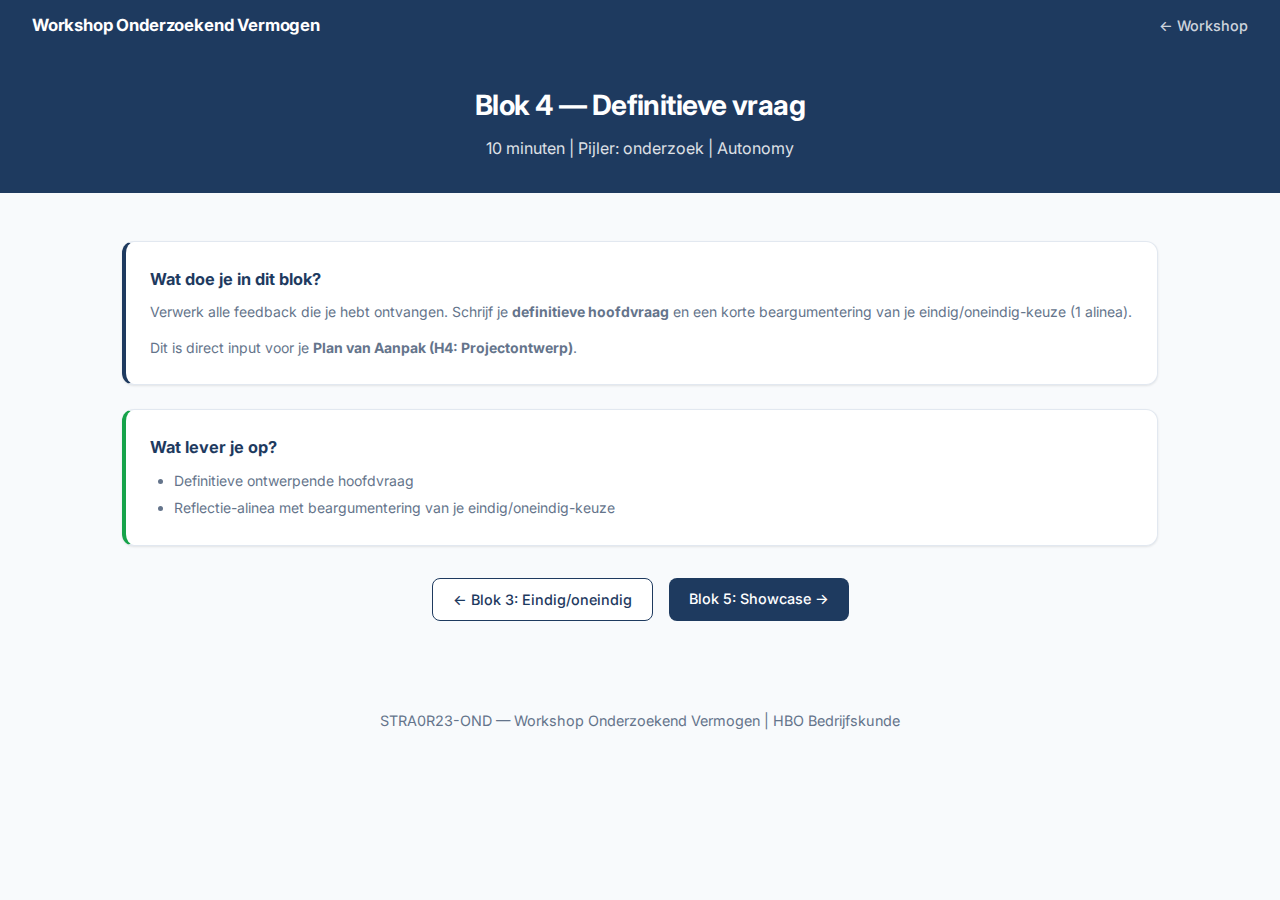
<file: blok4-definitief/index.html>
<!DOCTYPE html>
<html lang="nl">
<head>
  <meta charset="UTF-8">
  <meta name="viewport" content="width=device-width, initial-scale=1.0">
  <title>Blok 4 — Definitieve vraag | Workshop Onderzoekend Vermogen</title>
  <link rel="preconnect" href="https://fonts.googleapis.com">
  <link rel="preconnect" href="https://fonts.gstatic.com" crossorigin>
  <link href="https://fonts.googleapis.com/css2?family=Inter:wght@400;500;600;700&display=swap" rel="stylesheet">
  <link rel="stylesheet" href="../styles.css">
</head>
<body>

  <nav class="navbar">
    <a href="../index.html" class="navbar-brand">Workshop Onderzoekend Vermogen</a>
    <ul class="navbar-links">
      <li><a href="../index.html" class="nav-link">&larr; Workshop</a></li>
    </ul>
  </nav>

  <header class="page-header">
    <h1>Blok 4 — Definitieve vraag</h1>
    <p>10 minuten | Pijler: onderzoek | Autonomy</p>
  </header>

  <main class="container">

    <div class="card mt-3 mb-3" style="border-left: 4px solid var(--primary);">
      <h3 class="mb-1" style="color: var(--primary);">Wat doe je in dit blok?</h3>
      <p style="color: var(--text-secondary); line-height: 1.7;">
        Verwerk alle feedback die je hebt ontvangen. Schrijf je <strong>definitieve hoofdvraag</strong>
        en een korte beargumentering van je eindig/oneindig-keuze (1 alinea).
      </p>
      <p style="color: var(--text-secondary); line-height: 1.7; margin-top: 0.75rem;">
        Dit is direct input voor je <strong>Plan van Aanpak (H4: Projectontwerp)</strong>.
      </p>
    </div>

    <div class="card mb-3" style="border-left: 4px solid var(--success);">
      <h3 class="mb-1" style="color: var(--primary);">Wat lever je op?</h3>
      <ul style="color: var(--text-secondary); line-height: 1.9; margin: 0.5rem 0 0 1.5rem;">
        <li>Definitieve ontwerpende hoofdvraag</li>
        <li>Reflectie-alinea met beargumentering van je eindig/oneindig-keuze</li>
      </ul>
    </div>

    <div class="text-center mt-4 mb-4" style="display: flex; gap: 1rem; justify-content: center;">
      <a href="../blok3-eindig-oneindig/" class="btn btn-secondary">&larr; Blok 3: Eindig/oneindig</a>
      <a href="../blok5-showcase/" class="btn btn-primary">Blok 5: Showcase &rarr;</a>
    </div>

  </main>

  <footer class="text-center text-muted mt-4 mb-4" style="font-size: 0.9rem;">
    STRA0R23-OND &mdash; Workshop Onderzoekend Vermogen | HBO Bedrijfskunde
  </footer>

</body>
</html>
</file>
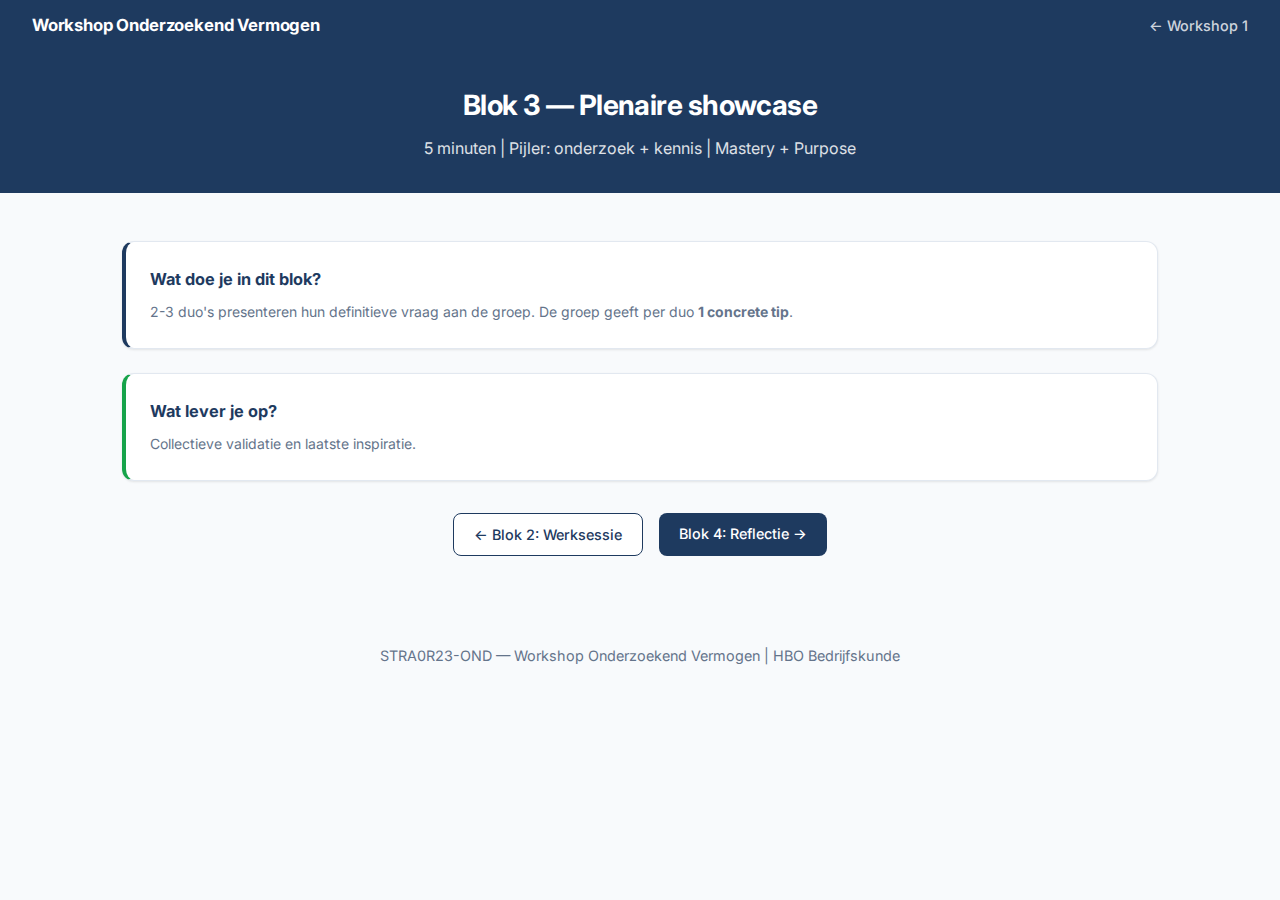
<file: blok5-showcase/index.html>
<!DOCTYPE html>
<html lang="nl">
<head>
  <meta charset="UTF-8">
  <meta name="viewport" content="width=device-width, initial-scale=1.0">
  <title>Blok 3 — Plenaire showcase | Workshop Onderzoekend Vermogen</title>
  <link rel="preconnect" href="https://fonts.googleapis.com">
  <link rel="preconnect" href="https://fonts.gstatic.com" crossorigin>
  <link href="https://fonts.googleapis.com/css2?family=Inter:wght@400;500;600;700&display=swap" rel="stylesheet">
  <link rel="stylesheet" href="../styles.css">
</head>
<body>

  <nav class="navbar">
    <a href="../index.html" class="navbar-brand">Workshop Onderzoekend Vermogen</a>
    <ul class="navbar-links">
      <li><a href="../ws1/" class="nav-link">&larr; Workshop 1</a></li>
    </ul>
  </nav>

  <header class="page-header">
    <h1>Blok 3 — Plenaire showcase</h1>
    <p>5 minuten | Pijler: onderzoek + kennis | Mastery + Purpose</p>
  </header>

  <main class="container">

    <div class="card mt-3 mb-3" style="border-left: 4px solid var(--primary);">
      <h3 class="mb-1" style="color: var(--primary);">Wat doe je in dit blok?</h3>
      <p style="color: var(--text-secondary); line-height: 1.7;">
        2-3 duo's presenteren hun definitieve vraag aan de groep.
        De groep geeft per duo <strong>1 concrete tip</strong>.
      </p>
    </div>

    <div class="card mb-3" style="border-left: 4px solid var(--success);">
      <h3 class="mb-1" style="color: var(--primary);">Wat lever je op?</h3>
      <p style="color: var(--text-secondary); line-height: 1.7;">
        Collectieve validatie en laatste inspiratie.
      </p>
    </div>

    <div class="text-center mt-4 mb-4" style="display: flex; gap: 1rem; justify-content: center;">
      <a href="../blok1-werksessie/" class="btn btn-secondary">&larr; Blok 2: Werksessie</a>
      <a href="../blok6-reflectie/" class="btn btn-primary">Blok 4: Reflectie &rarr;</a>
    </div>

  </main>

  <footer class="text-center text-muted mt-4 mb-4" style="font-size: 0.9rem;">
    STRA0R23-OND &mdash; Workshop Onderzoekend Vermogen | HBO Bedrijfskunde
  </footer>

</body>
</html>
</file>
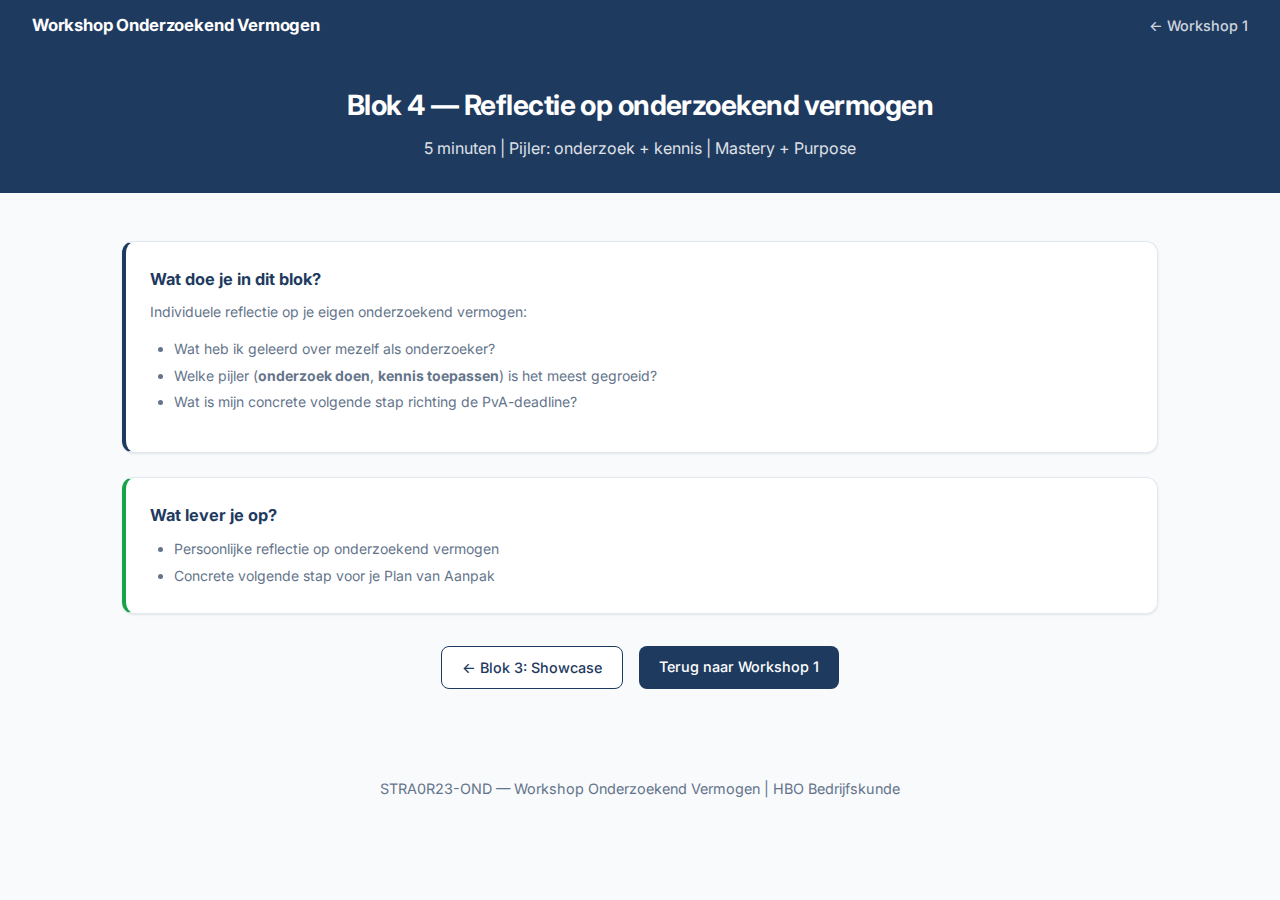
<file: blok6-reflectie/index.html>
<!DOCTYPE html>
<html lang="nl">
<head>
  <meta charset="UTF-8">
  <meta name="viewport" content="width=device-width, initial-scale=1.0">
  <title>Blok 4 — Reflectie | Workshop Onderzoekend Vermogen</title>
  <link rel="preconnect" href="https://fonts.googleapis.com">
  <link rel="preconnect" href="https://fonts.gstatic.com" crossorigin>
  <link href="https://fonts.googleapis.com/css2?family=Inter:wght@400;500;600;700&display=swap" rel="stylesheet">
  <link rel="stylesheet" href="../styles.css">
</head>
<body>

  <nav class="navbar">
    <a href="../index.html" class="navbar-brand">Workshop Onderzoekend Vermogen</a>
    <ul class="navbar-links">
      <li><a href="../ws1/" class="nav-link">&larr; Workshop 1</a></li>
    </ul>
  </nav>

  <header class="page-header">
    <h1>Blok 4 — Reflectie op onderzoekend vermogen</h1>
    <p>5 minuten | Pijler: onderzoek + kennis | Mastery + Purpose</p>
  </header>

  <main class="container">

    <div class="card mt-3 mb-3" style="border-left: 4px solid var(--primary);">
      <h3 class="mb-1" style="color: var(--primary);">Wat doe je in dit blok?</h3>
      <p style="color: var(--text-secondary); line-height: 1.7;">
        Individuele reflectie op je eigen onderzoekend vermogen:
      </p>
      <ul style="color: var(--text-secondary); line-height: 1.9; margin: 0.75rem 0 0.75rem 1.5rem;">
        <li>Wat heb ik geleerd over mezelf als onderzoeker?</li>
        <li>Welke pijler (<strong>onderzoek doen</strong>, <strong>kennis toepassen</strong>) is het meest gegroeid?</li>
        <li>Wat is mijn concrete volgende stap richting de PvA-deadline?</li>
      </ul>
    </div>

    <div class="card mb-3" style="border-left: 4px solid var(--success);">
      <h3 class="mb-1" style="color: var(--primary);">Wat lever je op?</h3>
      <ul style="color: var(--text-secondary); line-height: 1.9; margin: 0.5rem 0 0 1.5rem;">
        <li>Persoonlijke reflectie op onderzoekend vermogen</li>
        <li>Concrete volgende stap voor je Plan van Aanpak</li>
      </ul>
    </div>

    <div class="text-center mt-4 mb-4" style="display: flex; gap: 1rem; justify-content: center;">
      <a href="../blok5-showcase/" class="btn btn-secondary">&larr; Blok 3: Showcase</a>
      <a href="../ws1/" class="btn btn-primary">Terug naar Workshop 1</a>
    </div>

  </main>

  <footer class="text-center text-muted mt-4 mb-4" style="font-size: 0.9rem;">
    STRA0R23-OND &mdash; Workshop Onderzoekend Vermogen | HBO Bedrijfskunde
  </footer>

</body>
</html>
</file>
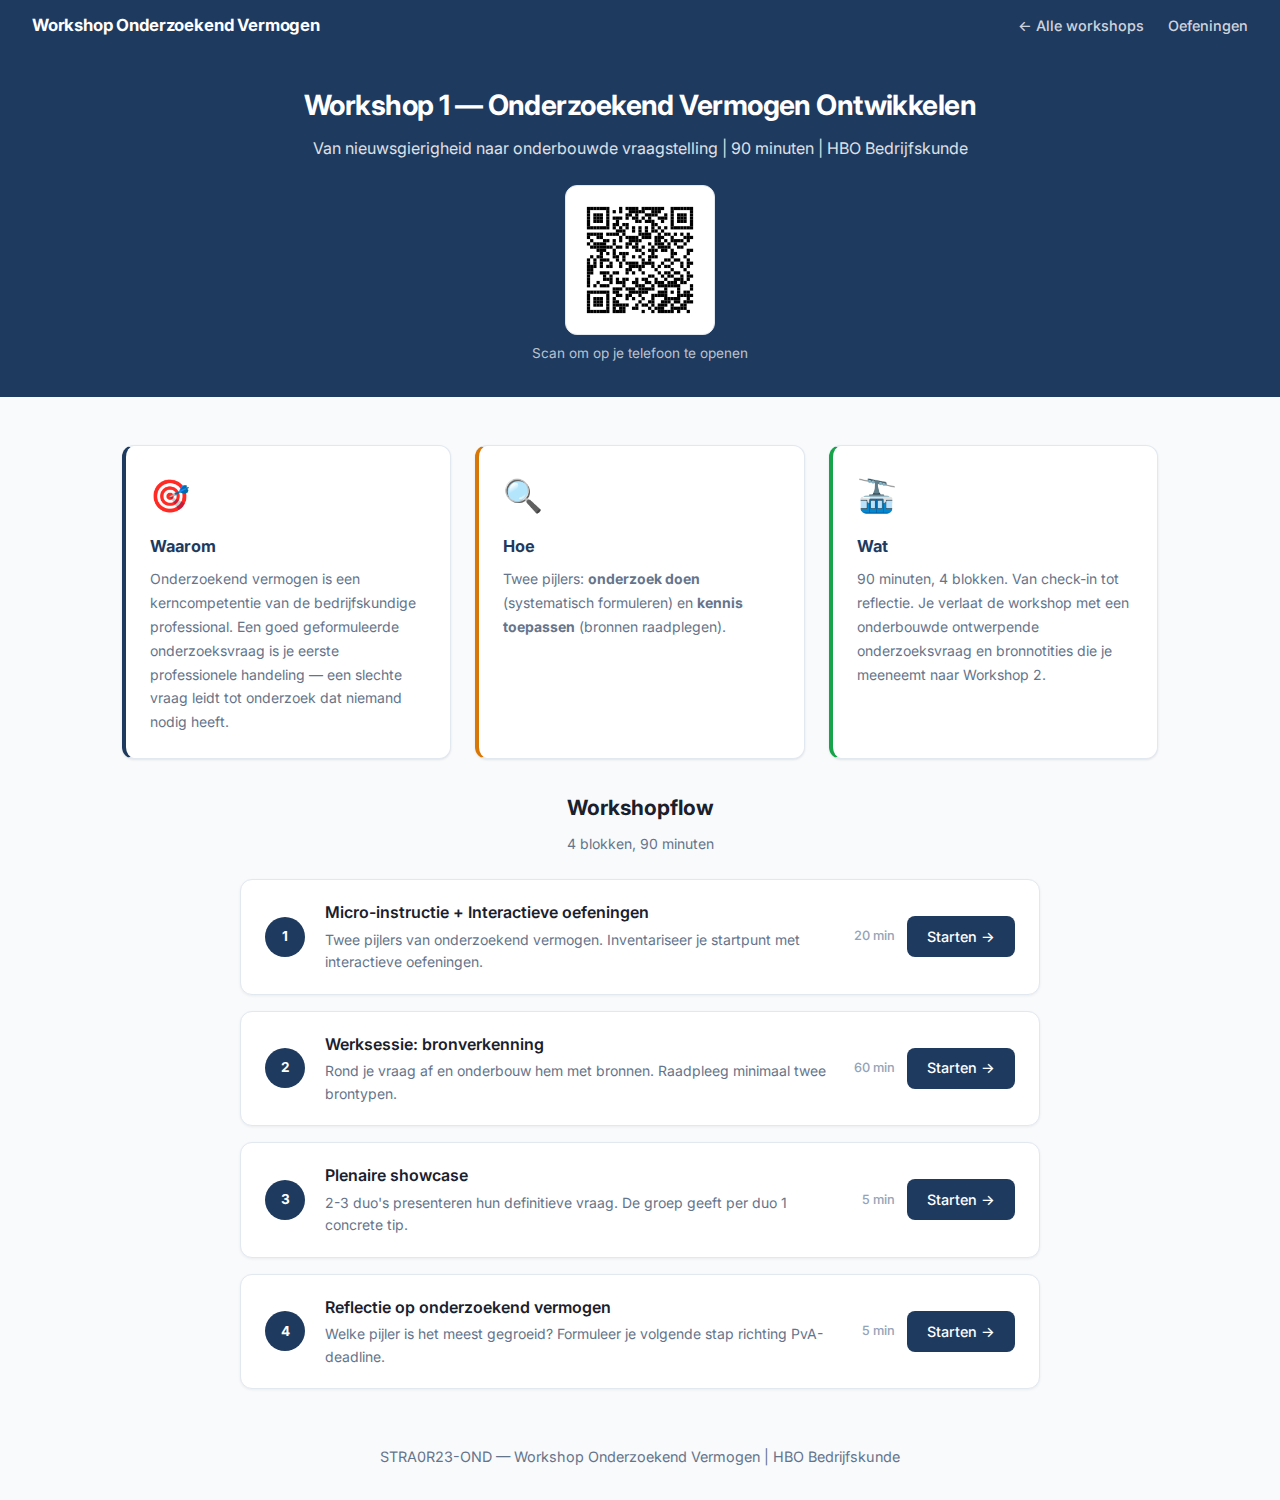
<file: ws1/index.html>
<!DOCTYPE html>
<html lang="nl">
<head>
  <meta charset="UTF-8">
  <meta name="viewport" content="width=device-width, initial-scale=1.0">
  <title>Workshop 1 — Onderzoekend Vermogen Ontwikkelen | STRA0R23-OND</title>
  <link rel="preconnect" href="https://fonts.googleapis.com">
  <link rel="preconnect" href="https://fonts.gstatic.com" crossorigin>
  <link href="https://fonts.googleapis.com/css2?family=Inter:wght@400;500;600;700&display=swap" rel="stylesheet">
  <link rel="stylesheet" href="../styles.css">
  <style>
    .blok-list {
      display: flex;
      flex-direction: column;
      gap: 1rem;
      max-width: 800px;
      margin: 0 auto;
    }
    .blok-card {
      display: flex;
      align-items: center;
      gap: 1.25rem;
      background: #fff;
      border: 1px solid var(--border);
      border-radius: 12px;
      padding: 1.25rem 1.5rem;
      box-shadow: 0 1px 3px rgba(0,0,0,0.06);
      transition: box-shadow 150ms, transform 150ms;
    }
    .blok-card:hover {
      box-shadow: 0 4px 12px rgba(30,58,95,0.10);
      transform: translateY(-1px);
    }
    .blok-nummer {
      background: var(--primary);
      color: #fff;
      font-weight: 700;
      font-size: 0.85rem;
      min-width: 2.5rem;
      height: 2.5rem;
      border-radius: 50%;
      display: flex;
      align-items: center;
      justify-content: center;
      flex-shrink: 0;
    }
    .blok-info {
      flex: 1;
    }
    .blok-info h3 {
      font-size: 1rem;
      font-weight: 600;
      margin-bottom: 0.2rem;
    }
    .blok-info p {
      font-size: 0.875rem;
      color: var(--text-secondary);
      margin: 0;
    }
    .blok-meta {
      display: flex;
      align-items: center;
      gap: 0.75rem;
      flex-shrink: 0;
    }
    .blok-tijd {
      font-size: 0.8rem;
      color: var(--text-tertiary);
      font-weight: 500;
      white-space: nowrap;
    }
    @media (max-width: 600px) {
      .blok-card {
        flex-direction: column;
        align-items: flex-start;
        gap: 0.75rem;
      }
      .blok-meta {
        width: 100%;
        justify-content: space-between;
      }
    }
  </style>
</head>
<body>

  <nav class="navbar">
    <a href="../index.html" class="navbar-brand">Workshop Onderzoekend Vermogen</a>
    <ul class="navbar-links">
      <li><a href="../index.html" class="nav-link">&larr; Alle workshops</a></li>
      <li><a href="../blok0/" class="nav-link">Oefeningen</a></li>
    </ul>
  </nav>

  <header class="page-header">
    <h1>Workshop 1 &mdash; Onderzoekend Vermogen Ontwikkelen</h1>
    <p>Van nieuwsgierigheid naar onderbouwde vraagstelling | 90 minuten | HBO Bedrijfskunde</p>
    <div style="margin-top: 1.5rem; display: flex; flex-direction: column; align-items: center; gap: 0.5rem;">
      <img src="../qr-code.svg" alt="QR-code naar workshop" style="width: 150px; height: 150px; padding: 8px; background: #fff; border: 1px solid var(--border); border-radius: 12px;">
      <span style="font-size: 0.85rem; color: rgba(255,255,255,0.7);">Scan om op je telefoon te openen</span>
    </div>
  </header>

  <main class="container">

    <div class="card-grid mt-3 mb-4">

      <div class="card" style="border-left: 4px solid var(--primary);">
        <div style="font-size: 2rem; margin-bottom: 0.75rem;">&#x1F3AF;</div>
        <h3 class="mb-1" style="color: var(--primary);">Waarom</h3>
        <p style="color: var(--text-secondary); line-height: 1.7;">
          Onderzoekend vermogen is een kerncompetentie van de bedrijfskundige professional.
          Een goed geformuleerde onderzoeksvraag is je eerste professionele handeling &mdash; een slechte
          vraag leidt tot onderzoek dat niemand nodig heeft.
        </p>
      </div>

      <div class="card" style="border-left: 4px solid var(--warning);">
        <div style="font-size: 2rem; margin-bottom: 0.75rem;">&#x1F50D;</div>
        <h3 class="mb-1" style="color: var(--primary);">Hoe</h3>
        <p style="color: var(--text-secondary); line-height: 1.7;">
          Twee pijlers: <strong>onderzoek doen</strong> (systematisch formuleren) en
          <strong>kennis toepassen</strong> (bronnen raadplegen).
        </p>
      </div>

      <div class="card" style="border-left: 4px solid var(--success);">
        <div style="font-size: 2rem; margin-bottom: 0.75rem;">&#x1F6A0;</div>
        <h3 class="mb-1" style="color: var(--primary);">Wat</h3>
        <p style="color: var(--text-secondary); line-height: 1.7;">
          90 minuten, 4 blokken. Van check-in tot reflectie. Je verlaat de workshop met een
          onderbouwde ontwerpende onderzoeksvraag en bronnotities die je meeneemt naar Workshop 2.
        </p>
      </div>

    </div>

    <h2 class="text-center mb-1">Workshopflow</h2>
    <p class="text-center text-muted mb-3">4 blokken, 90 minuten</p>

    <div class="blok-list mb-4">

      <div class="blok-card">
        <div class="blok-nummer">1</div>
        <div class="blok-info">
          <h3>Micro-instructie + Interactieve oefeningen</h3>
          <p>Twee pijlers van onderzoekend vermogen. Inventariseer je startpunt met interactieve oefeningen.</p>
        </div>
        <div class="blok-meta">
          <span class="blok-tijd">20 min</span>
          <a href="../blok0/" class="btn btn-primary">Starten &rarr;</a>
        </div>
      </div>

      <div class="blok-card">
        <div class="blok-nummer">2</div>
        <div class="blok-info">
          <h3>Werksessie: bronverkenning</h3>
          <p>Rond je vraag af en onderbouw hem met bronnen. Raadpleeg minimaal twee brontypen.</p>
        </div>
        <div class="blok-meta">
          <span class="blok-tijd">60 min</span>
          <a href="../blok1-werksessie/" class="btn btn-primary">Starten &rarr;</a>
        </div>
      </div>

      <div class="blok-card">
        <div class="blok-nummer">3</div>
        <div class="blok-info">
          <h3>Plenaire showcase</h3>
          <p>2-3 duo's presenteren hun definitieve vraag. De groep geeft per duo 1 concrete tip.</p>
        </div>
        <div class="blok-meta">
          <span class="blok-tijd">5 min</span>
          <a href="../blok5-showcase/" class="btn btn-primary">Starten &rarr;</a>
        </div>
      </div>

      <div class="blok-card">
        <div class="blok-nummer">4</div>
        <div class="blok-info">
          <h3>Reflectie op onderzoekend vermogen</h3>
          <p>Welke pijler is het meest gegroeid? Formuleer je volgende stap richting PvA-deadline.</p>
        </div>
        <div class="blok-meta">
          <span class="blok-tijd">5 min</span>
          <a href="../blok6-reflectie/" class="btn btn-primary">Starten &rarr;</a>
        </div>
      </div>

    </div>

  </main>

  <footer class="text-center text-muted mt-4 mb-4" style="font-size: 0.9rem;">
    STRA0R23-OND &mdash; Workshop Onderzoekend Vermogen | HBO Bedrijfskunde
  </footer>

</body>
</html>
</file>
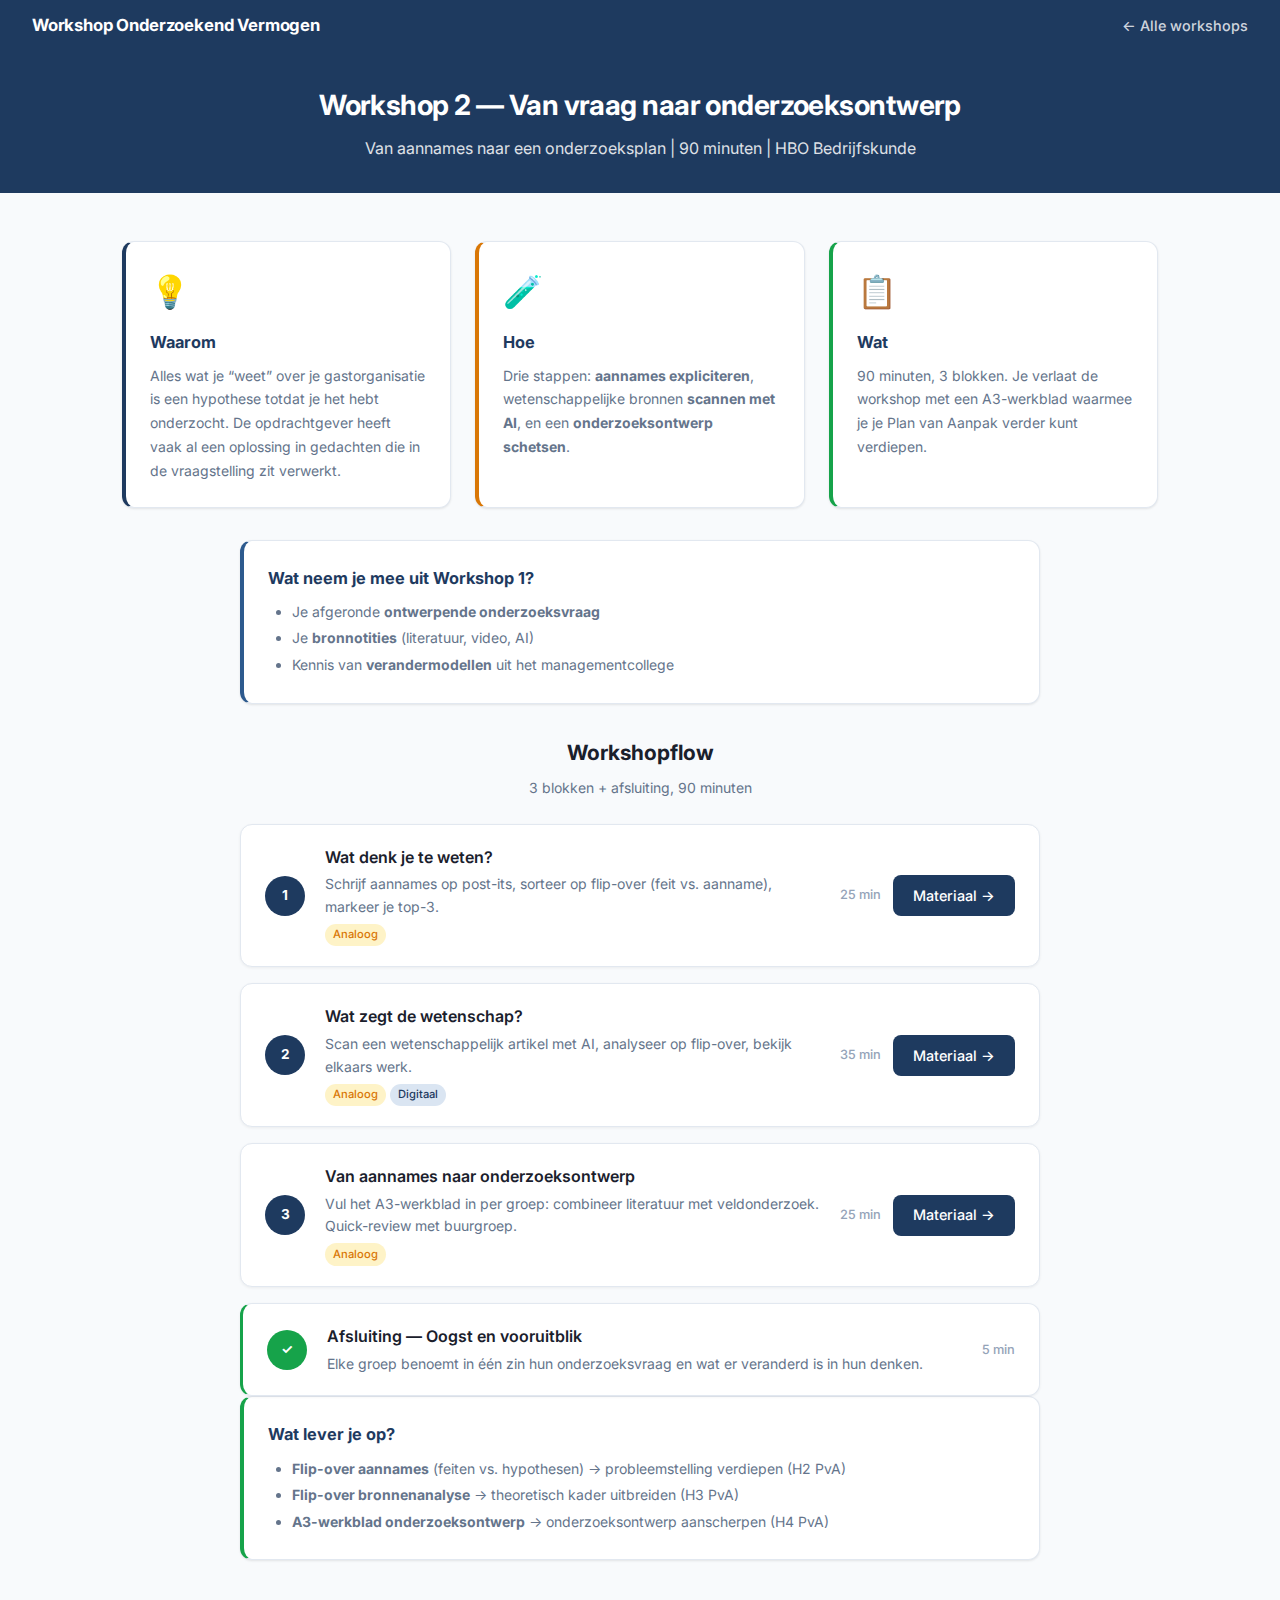
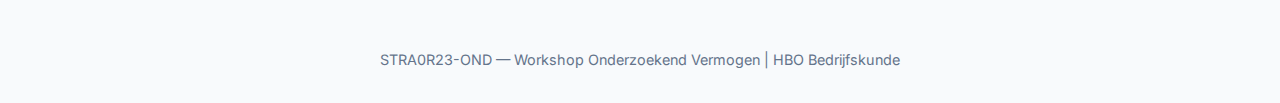
<file: ws2/index.html>
<!DOCTYPE html>
<html lang="nl">
<head>
  <meta charset="UTF-8">
  <meta name="viewport" content="width=device-width, initial-scale=1.0">
  <title>Workshop 2 — Van vraag naar onderzoeksontwerp | STRA0R23-OND</title>
  <link rel="preconnect" href="https://fonts.googleapis.com">
  <link rel="preconnect" href="https://fonts.gstatic.com" crossorigin>
  <link href="https://fonts.googleapis.com/css2?family=Inter:wght@400;500;600;700&display=swap" rel="stylesheet">
  <link rel="stylesheet" href="../styles.css">
  <style>
    .blok-list {
      display: flex;
      flex-direction: column;
      gap: 1rem;
      max-width: 800px;
      margin: 0 auto;
    }
    .blok-card {
      display: flex;
      align-items: center;
      gap: 1.25rem;
      background: #fff;
      border: 1px solid var(--border);
      border-radius: 12px;
      padding: 1.25rem 1.5rem;
      box-shadow: 0 1px 3px rgba(0,0,0,0.06);
      transition: box-shadow 150ms, transform 150ms;
    }
    .blok-card:hover {
      box-shadow: 0 4px 12px rgba(30,58,95,0.10);
      transform: translateY(-1px);
    }
    .blok-nummer {
      background: var(--primary);
      color: #fff;
      font-weight: 700;
      font-size: 0.85rem;
      min-width: 2.5rem;
      height: 2.5rem;
      border-radius: 50%;
      display: flex;
      align-items: center;
      justify-content: center;
      flex-shrink: 0;
    }
    .blok-info {
      flex: 1;
    }
    .blok-info h3 {
      font-size: 1rem;
      font-weight: 600;
      margin-bottom: 0.2rem;
    }
    .blok-info p {
      font-size: 0.875rem;
      color: var(--text-secondary);
      margin: 0;
    }
    .blok-meta {
      display: flex;
      align-items: center;
      gap: 0.75rem;
      flex-shrink: 0;
    }
    .blok-tijd {
      font-size: 0.8rem;
      color: var(--text-tertiary);
      font-weight: 500;
      white-space: nowrap;
    }
    .blok-badge {
      display: inline-block;
      font-size: 0.7rem;
      font-weight: 500;
      padding: 0.15rem 0.5rem;
      border-radius: 20px;
      margin-top: 0.35rem;
    }
    .blok-badge-analoog {
      background: var(--warning-light);
      color: var(--warning);
    }
    .blok-badge-digitaal {
      background: var(--primary-100);
      color: var(--primary);
    }
    @media (max-width: 600px) {
      .blok-card {
        flex-direction: column;
        align-items: flex-start;
        gap: 0.75rem;
      }
      .blok-meta {
        width: 100%;
        justify-content: space-between;
      }
    }
  </style>
</head>
<body>

  <nav class="navbar">
    <a href="../index.html" class="navbar-brand">Workshop Onderzoekend Vermogen</a>
    <ul class="navbar-links">
      <li><a href="../index.html" class="nav-link">&larr; Alle workshops</a></li>
    </ul>
  </nav>

  <header class="page-header">
    <h1>Workshop 2 &mdash; Van vraag naar onderzoeksontwerp</h1>
    <p>Van aannames naar een onderzoeksplan | 90 minuten | HBO Bedrijfskunde</p>
  </header>

  <main class="container">

    <div class="card-grid mt-3 mb-4">

      <div class="card" style="border-left: 4px solid var(--primary);">
        <div style="font-size: 2rem; margin-bottom: 0.75rem;">&#x1F4A1;</div>
        <h3 class="mb-1" style="color: var(--primary);">Waarom</h3>
        <p style="color: var(--text-secondary); line-height: 1.7;">
          Alles wat je &ldquo;weet&rdquo; over je gastorganisatie is een hypothese totdat je het hebt onderzocht.
          De opdrachtgever heeft vaak al een oplossing in gedachten die in de vraagstelling zit verwerkt.
        </p>
      </div>

      <div class="card" style="border-left: 4px solid var(--warning);">
        <div style="font-size: 2rem; margin-bottom: 0.75rem;">&#x1F9EA;</div>
        <h3 class="mb-1" style="color: var(--primary);">Hoe</h3>
        <p style="color: var(--text-secondary); line-height: 1.7;">
          Drie stappen: <strong>aannames expliciteren</strong>, wetenschappelijke bronnen
          <strong>scannen met AI</strong>, en een <strong>onderzoeksontwerp schetsen</strong>.
        </p>
      </div>

      <div class="card" style="border-left: 4px solid var(--success);">
        <div style="font-size: 2rem; margin-bottom: 0.75rem;">&#x1F4CB;</div>
        <h3 class="mb-1" style="color: var(--primary);">Wat</h3>
        <p style="color: var(--text-secondary); line-height: 1.7;">
          90 minuten, 3 blokken. Je verlaat de workshop met een A3-werkblad waarmee je
          je Plan van Aanpak verder kunt verdiepen.
        </p>
      </div>

    </div>

    <!-- Voorkennis -->
    <div class="card mb-4" style="border-left: 4px solid var(--primary-light); max-width: 800px; margin-left: auto; margin-right: auto;">
      <h3 class="mb-1" style="color: var(--primary);">Wat neem je mee uit Workshop 1?</h3>
      <ul style="color: var(--text-secondary); line-height: 1.9; margin: 0.5rem 0 0 1.5rem;">
        <li>Je afgeronde <strong>ontwerpende onderzoeksvraag</strong></li>
        <li>Je <strong>bronnotities</strong> (literatuur, video, AI)</li>
        <li>Kennis van <strong>verandermodellen</strong> uit het managementcollege</li>
      </ul>
    </div>

    <h2 class="text-center mb-1">Workshopflow</h2>
    <p class="text-center text-muted mb-3">3 blokken + afsluiting, 90 minuten</p>

    <div class="blok-list mb-4">

      <div class="blok-card">
        <div class="blok-nummer">1</div>
        <div class="blok-info">
          <h3>Wat denk je te weten?</h3>
          <p>Schrijf aannames op post-its, sorteer op flip-over (feit vs. aanname), markeer je top-3.</p>
          <span class="blok-badge blok-badge-analoog">Analoog</span>
        </div>
        <div class="blok-meta">
          <span class="blok-tijd">25 min</span>
          <a href="aannames/" class="btn btn-primary">Materiaal &rarr;</a>
        </div>
      </div>

      <div class="blok-card">
        <div class="blok-nummer">2</div>
        <div class="blok-info">
          <h3>Wat zegt de wetenschap?</h3>
          <p>Scan een wetenschappelijk artikel met AI, analyseer op flip-over, bekijk elkaars werk.</p>
          <span class="blok-badge blok-badge-analoog">Analoog</span>
          <span class="blok-badge blok-badge-digitaal">Digitaal</span>
        </div>
        <div class="blok-meta">
          <span class="blok-tijd">35 min</span>
          <a href="bronnen-scannen/" class="btn btn-primary">Materiaal &rarr;</a>
        </div>
      </div>

      <div class="blok-card">
        <div class="blok-nummer">3</div>
        <div class="blok-info">
          <h3>Van aannames naar onderzoeksontwerp</h3>
          <p>Vul het A3-werkblad in per groep: combineer literatuur met veldonderzoek. Quick-review met buurgroep.</p>
          <span class="blok-badge blok-badge-analoog">Analoog</span>
        </div>
        <div class="blok-meta">
          <span class="blok-tijd">25 min</span>
          <a href="onderzoeksontwerp/" class="btn btn-primary">Materiaal &rarr;</a>
        </div>
      </div>

      <div class="blok-card" style="border-left: 3px solid var(--success);">
        <div class="blok-nummer" style="background: var(--success);">&#x2713;</div>
        <div class="blok-info">
          <h3>Afsluiting &mdash; Oogst en vooruitblik</h3>
          <p>Elke groep benoemt in &eacute;&eacute;n zin hun onderzoeksvraag en wat er veranderd is in hun denken.</p>
        </div>
        <div class="blok-meta">
          <span class="blok-tijd">5 min</span>
        </div>
      </div>

    </div>

    <!-- Producten -->
    <div class="card mb-4" style="border-left: 4px solid var(--success); max-width: 800px; margin-left: auto; margin-right: auto;">
      <h3 class="mb-1" style="color: var(--primary);">Wat lever je op?</h3>
      <ul style="color: var(--text-secondary); line-height: 1.9; margin: 0.5rem 0 0 1.5rem;">
        <li><strong>Flip-over aannames</strong> (feiten vs. hypothesen) &rarr; probleemstelling verdiepen (H2 PvA)</li>
        <li><strong>Flip-over bronnenanalyse</strong> &rarr; theoretisch kader uitbreiden (H3 PvA)</li>
        <li><strong>A3-werkblad onderzoeksontwerp</strong> &rarr; onderzoeksontwerp aanscherpen (H4 PvA)</li>
      </ul>
    </div>

  </main>

  <footer class="text-center text-muted mt-4 mb-4" style="font-size: 0.9rem;">
    STRA0R23-OND &mdash; Workshop Onderzoekend Vermogen | HBO Bedrijfskunde
  </footer>

</body>
</html>
</file>
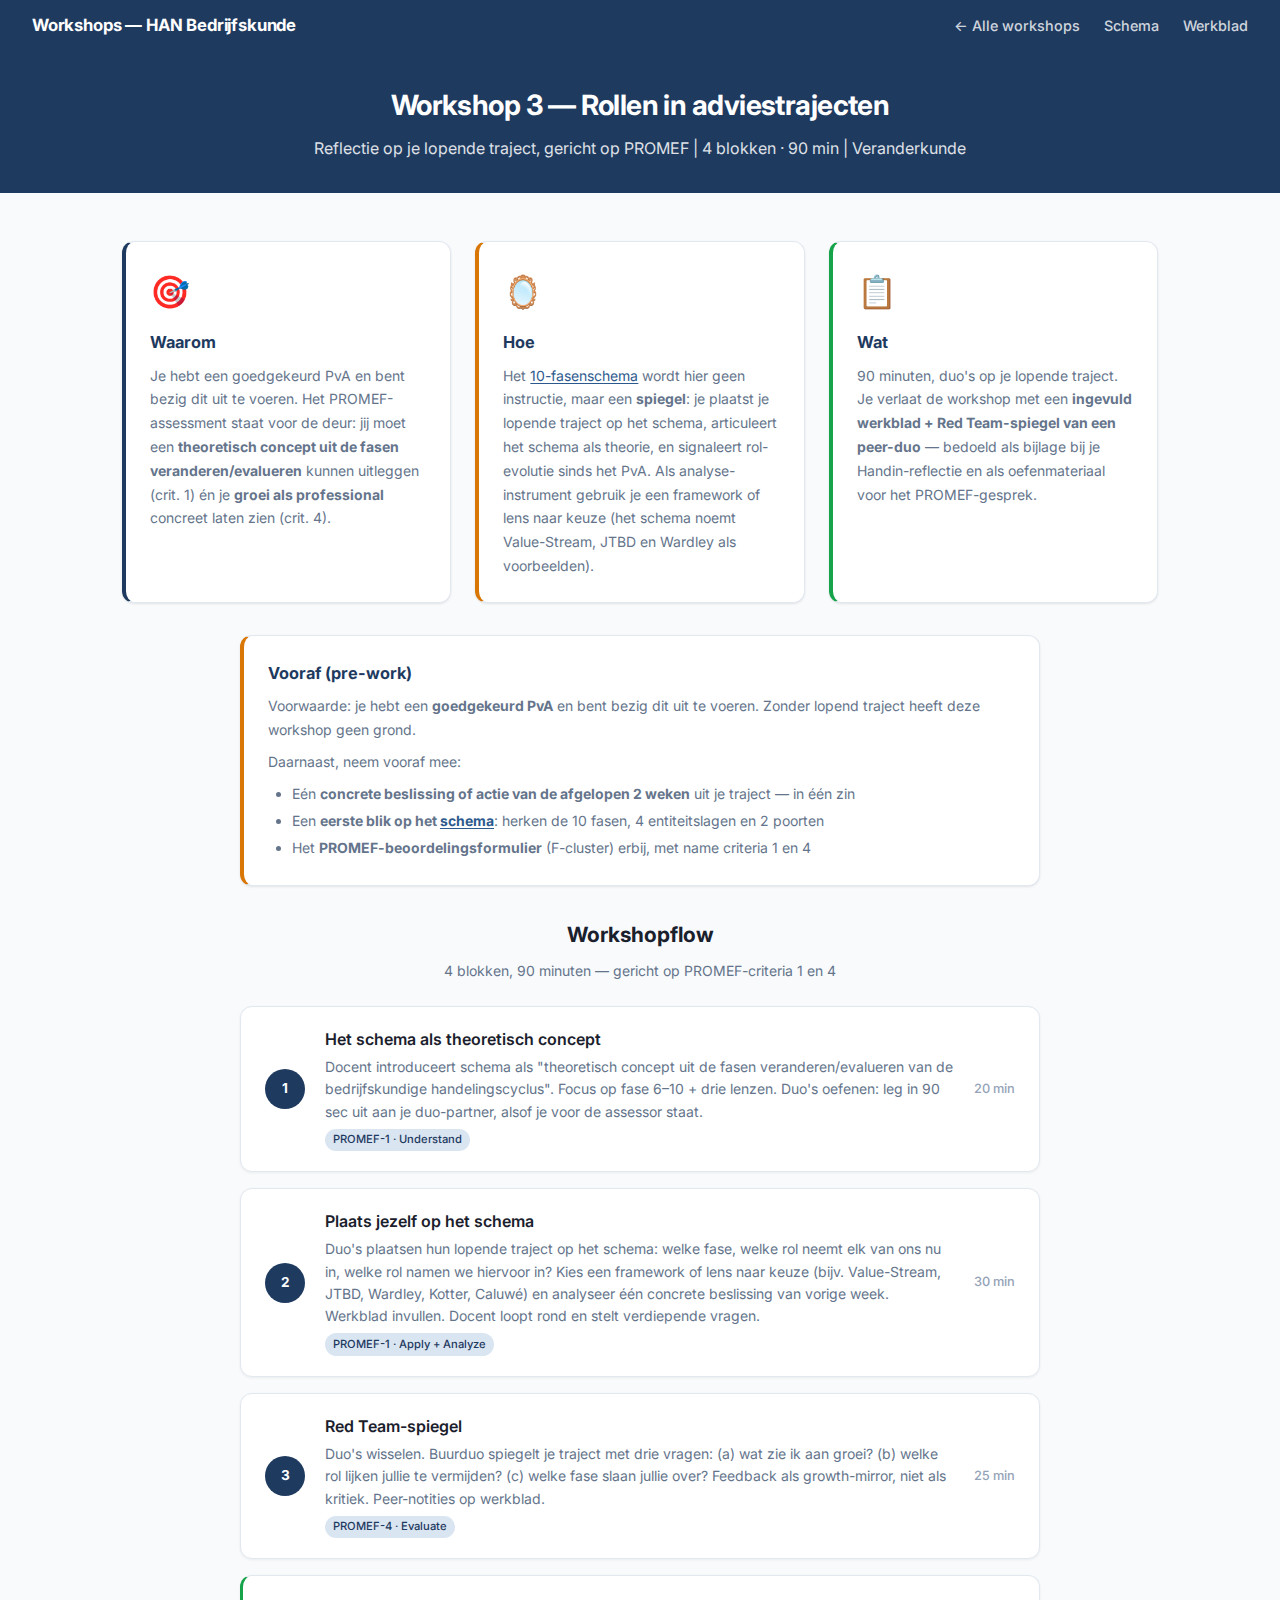
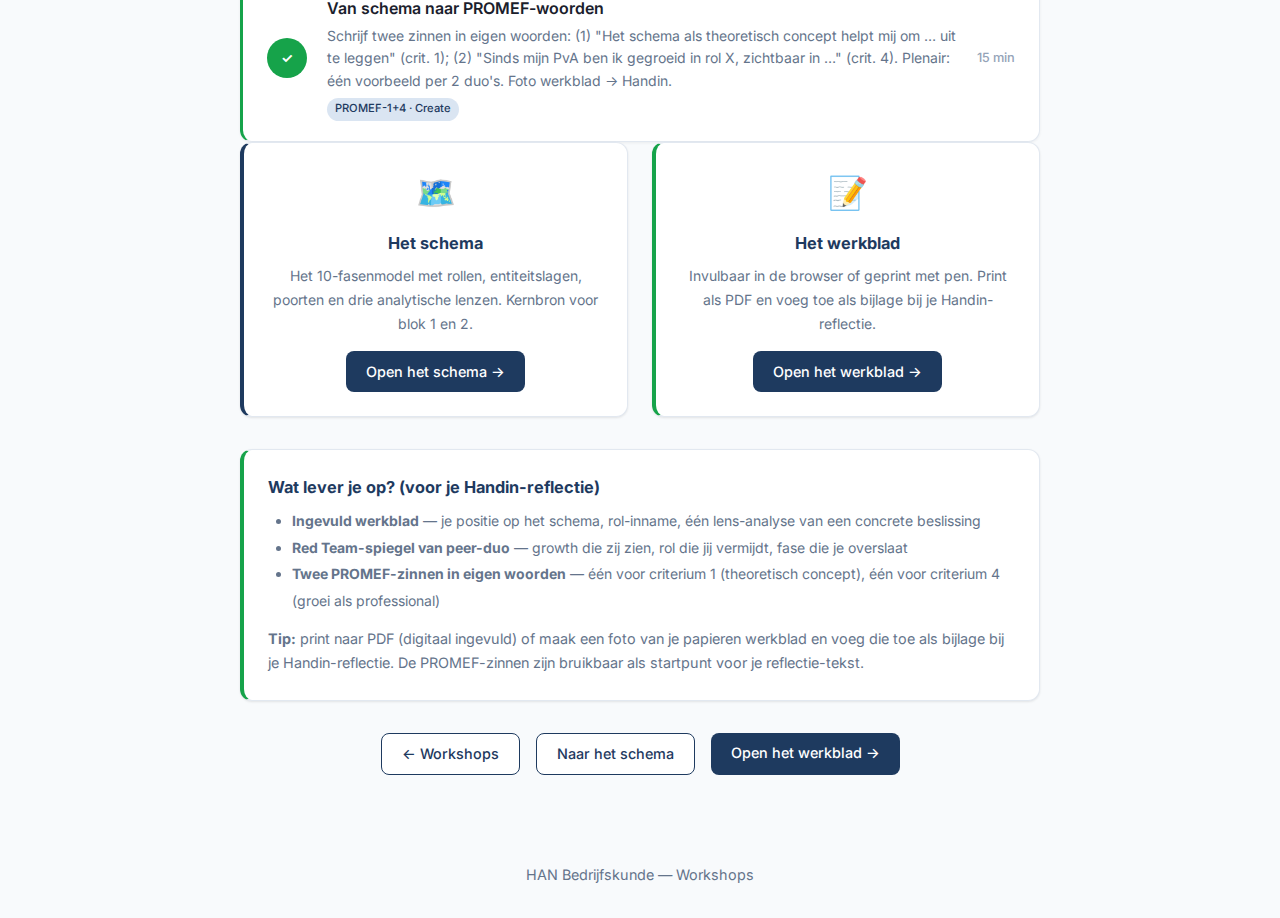
<file: ws3-rollen/index.html>
<!DOCTYPE html>
<html lang="nl">
<head>
  <meta charset="UTF-8">
  <meta name="viewport" content="width=device-width, initial-scale=1.0">
  <title>Workshop 3 — Rollen in adviestrajecten | HAN Bedrijfskunde</title>
  <link rel="preconnect" href="https://fonts.googleapis.com">
  <link rel="preconnect" href="https://fonts.gstatic.com" crossorigin>
  <link href="https://fonts.googleapis.com/css2?family=Inter:wght@400;500;600;700&display=swap" rel="stylesheet">
  <link rel="stylesheet" href="../styles.css">
  <style>
    .blok-list {
      display: flex;
      flex-direction: column;
      gap: 1rem;
      max-width: 800px;
      margin: 0 auto;
    }
    .blok-card {
      display: flex;
      align-items: center;
      gap: 1.25rem;
      background: #fff;
      border: 1px solid var(--border);
      border-radius: 12px;
      padding: 1.25rem 1.5rem;
      box-shadow: 0 1px 3px rgba(0,0,0,0.06);
      transition: box-shadow 150ms, transform 150ms;
    }
    .blok-card:hover {
      box-shadow: 0 4px 12px rgba(30,58,95,0.10);
      transform: translateY(-1px);
    }
    .blok-nummer {
      background: var(--primary);
      color: #fff;
      font-weight: 700;
      font-size: 0.85rem;
      min-width: 2.5rem;
      height: 2.5rem;
      border-radius: 50%;
      display: flex;
      align-items: center;
      justify-content: center;
      flex-shrink: 0;
    }
    .blok-info { flex: 1; }
    .blok-info h3 { font-size: 1rem; font-weight: 600; margin-bottom: 0.2rem; }
    .blok-info p { font-size: 0.875rem; color: var(--text-secondary); margin: 0; }
    .blok-meta {
      display: flex;
      align-items: center;
      gap: 0.75rem;
      flex-shrink: 0;
    }
    .blok-tijd {
      font-size: 0.8rem;
      color: var(--text-tertiary);
      font-weight: 500;
      white-space: nowrap;
    }
    .blok-badge {
      display: inline-block;
      font-size: 0.7rem;
      font-weight: 500;
      padding: 0.15rem 0.5rem;
      border-radius: 20px;
      margin-top: 0.35rem;
    }
    .blok-badge-bloom {
      background: var(--primary-100);
      color: var(--primary);
    }
    .dagdeel-kop {
      font-size: 0.75rem;
      font-weight: 700;
      letter-spacing: 0.08em;
      text-transform: uppercase;
      color: var(--text-tertiary);
      text-align: center;
      margin-top: 1.5rem;
      margin-bottom: 0.75rem;
    }
    .dagdeel-kop:first-of-type { margin-top: 0; }
    @media (max-width: 600px) {
      .blok-card {
        flex-direction: column;
        align-items: flex-start;
        gap: 0.75rem;
      }
      .blok-meta {
        width: 100%;
        justify-content: space-between;
      }
    }
  </style>
</head>
<body>

  <nav class="navbar">
    <a href="../index.html" class="navbar-brand">Workshops — HAN Bedrijfskunde</a>
    <ul class="navbar-links">
      <li><a href="../index.html" class="nav-link">← Alle workshops</a></li>
      <li><a href="schema/" class="nav-link">Schema</a></li>
      <li><a href="werkblad/" class="nav-link">Werkblad</a></li>
    </ul>
  </nav>

  <header class="page-header">
    <h1>Workshop 3 — Rollen in adviestrajecten</h1>
    <p>Reflectie op je lopende traject, gericht op PROMEF | 4 blokken &middot; 90 min | Veranderkunde</p>
  </header>

  <main class="container">

    <div class="card-grid mt-3 mb-4">

      <div class="card" style="border-left: 4px solid var(--primary);">
        <div style="font-size: 2rem; margin-bottom: 0.75rem;">🎯</div>
        <h3 class="mb-1" style="color: var(--primary);">Waarom</h3>
        <p style="color: var(--text-secondary); line-height: 1.7;">
          Je hebt een goedgekeurd PvA en bent bezig dit uit te voeren. Het PROMEF-assessment staat voor de deur: jij moet een <strong>theoretisch concept uit de fasen veranderen/evalueren</strong> kunnen uitleggen (crit. 1) én je <strong>groei als professional</strong> concreet laten zien (crit. 4).
        </p>
      </div>

      <div class="card" style="border-left: 4px solid var(--warning);">
        <div style="font-size: 2rem; margin-bottom: 0.75rem;">🪞</div>
        <h3 class="mb-1" style="color: var(--primary);">Hoe</h3>
        <p style="color: var(--text-secondary); line-height: 1.7;">
          Het <a href="schema/">10-fasenschema</a> wordt hier geen instructie, maar een <strong>spiegel</strong>: je plaatst je lopende traject op het schema, articuleert het schema als theorie, en signaleert rol-evolutie sinds het PvA. Als analyse-instrument gebruik je een framework of lens naar keuze (het schema noemt Value-Stream, JTBD en Wardley als voorbeelden).
        </p>
      </div>

      <div class="card" style="border-left: 4px solid var(--success);">
        <div style="font-size: 2rem; margin-bottom: 0.75rem;">📋</div>
        <h3 class="mb-1" style="color: var(--primary);">Wat</h3>
        <p style="color: var(--text-secondary); line-height: 1.7;">
          90 minuten, duo's op je lopende traject. Je verlaat de workshop met een <strong>ingevuld werkblad + Red Team-spiegel van een peer-duo</strong> — bedoeld als bijlage bij je Handin-reflectie en als oefenmateriaal voor het PROMEF-gesprek.
        </p>
      </div>

    </div>

    <!-- Pre-work -->
    <div class="card mb-4" style="border-left: 4px solid var(--warning); max-width: 800px; margin-left: auto; margin-right: auto;">
      <h3 class="mb-1" style="color: var(--primary);">Vooraf (pre-work)</h3>
      <p style="color: var(--text-secondary); line-height: 1.7; margin-bottom: 0.5rem;">
        Voorwaarde: je hebt een <strong>goedgekeurd PvA</strong> en bent bezig dit uit te voeren. Zonder lopend traject heeft deze workshop geen grond.
      </p>
      <p style="color: var(--text-secondary); line-height: 1.7; margin-bottom: 0.5rem;">
        Daarnaast, neem vooraf mee:
      </p>
      <ul style="color: var(--text-secondary); line-height: 1.9; margin: 0.25rem 0 0 1.5rem;">
        <li>Eén <strong>concrete beslissing of actie van de afgelopen 2 weken</strong> uit je traject — in één zin</li>
        <li>Een <strong>eerste blik op het <a href="schema/">schema</a></strong>: herken de 10 fasen, 4 entiteitslagen en 2 poorten</li>
        <li>Het <strong>PROMEF-beoordelingsformulier</strong> (F-cluster) erbij, met name criteria 1 en 4</li>
      </ul>
    </div>

    <h2 class="text-center mb-1">Workshopflow</h2>
    <p class="text-center text-muted mb-3">4 blokken, 90 minuten — gericht op PROMEF-criteria 1 en 4</p>

    <div class="blok-list mb-4">

      <div class="blok-card">
        <div class="blok-nummer">1</div>
        <div class="blok-info">
          <h3>Het schema als theoretisch concept</h3>
          <p>Docent introduceert schema als "theoretisch concept uit de fasen veranderen/evalueren van de bedrijfskundige handelingscyclus". Focus op fase 6–10 + drie lenzen. Duo's oefenen: leg in 90 sec uit aan je duo-partner, alsof je voor de assessor staat.</p>
          <span class="blok-badge blok-badge-bloom">PROMEF-1 · Understand</span>
        </div>
        <div class="blok-meta"><span class="blok-tijd">20 min</span></div>
      </div>

      <div class="blok-card">
        <div class="blok-nummer">2</div>
        <div class="blok-info">
          <h3>Plaats jezelf op het schema</h3>
          <p>Duo's plaatsen hun lopende traject op het schema: welke fase, welke rol neemt elk van ons nu in, welke rol namen we hiervoor in? Kies een framework of lens naar keuze (bijv. Value-Stream, JTBD, Wardley, Kotter, Caluwé) en analyseer één concrete beslissing van vorige week. Werkblad invullen. Docent loopt rond en stelt verdiepende vragen.</p>
          <span class="blok-badge blok-badge-bloom">PROMEF-1 · Apply + Analyze</span>
        </div>
        <div class="blok-meta"><span class="blok-tijd">30 min</span></div>
      </div>

      <div class="blok-card">
        <div class="blok-nummer">3</div>
        <div class="blok-info">
          <h3>Red Team-spiegel</h3>
          <p>Duo's wisselen. Buurduo spiegelt je traject met drie vragen: (a) wat zie ik aan groei? (b) welke rol lijken jullie te vermijden? (c) welke fase slaan jullie over? Feedback als growth-mirror, niet als kritiek. Peer-notities op werkblad.</p>
          <span class="blok-badge blok-badge-bloom">PROMEF-4 · Evaluate</span>
        </div>
        <div class="blok-meta"><span class="blok-tijd">25 min</span></div>
      </div>

      <div class="blok-card" style="border-left: 3px solid var(--success);">
        <div class="blok-nummer" style="background: var(--success);">✓</div>
        <div class="blok-info">
          <h3>Van schema naar PROMEF-woorden</h3>
          <p>Schrijf twee zinnen in eigen woorden: (1) "Het schema als theoretisch concept helpt mij om … uit te leggen" (crit. 1); (2) "Sinds mijn PvA ben ik gegroeid in rol X, zichtbaar in …" (crit. 4). Plenair: één voorbeeld per 2 duo's. Foto werkblad → Handin.</p>
          <span class="blok-badge blok-badge-bloom">PROMEF-1+4 · Create</span>
        </div>
        <div class="blok-meta"><span class="blok-tijd">15 min</span></div>
      </div>

    </div>

    <!-- Schema + Werkblad CTAs -->
    <div class="card-grid mb-4" style="max-width: 800px; margin-left: auto; margin-right: auto;">

      <div class="card" style="border-left: 4px solid var(--primary); text-align: center;">
        <div style="font-size: 2rem; margin-bottom: 0.75rem;">🗺️</div>
        <h3 class="mb-1" style="color: var(--primary);">Het schema</h3>
        <p style="color: var(--text-secondary); line-height: 1.7; margin-bottom: 1rem;">
          Het 10-fasenmodel met rollen, entiteitslagen, poorten en drie analytische lenzen. Kernbron voor blok 1 en 2.
        </p>
        <a href="schema/" class="btn btn-primary">Open het schema →</a>
      </div>

      <div class="card" style="border-left: 4px solid var(--success); text-align: center;">
        <div style="font-size: 2rem; margin-bottom: 0.75rem;">📝</div>
        <h3 class="mb-1" style="color: var(--primary);">Het werkblad</h3>
        <p style="color: var(--text-secondary); line-height: 1.7; margin-bottom: 1rem;">
          Invulbaar in de browser of geprint met pen. Print als PDF en voeg toe als bijlage bij je Handin-reflectie.
        </p>
        <a href="werkblad/" class="btn btn-primary">Open het werkblad →</a>
      </div>

    </div>

    <!-- Producten -->
    <div class="card mb-4" style="border-left: 4px solid var(--success); max-width: 800px; margin-left: auto; margin-right: auto;">
      <h3 class="mb-1" style="color: var(--primary);">Wat lever je op? (voor je Handin-reflectie)</h3>
      <ul style="color: var(--text-secondary); line-height: 1.9; margin: 0.5rem 0 0 1.5rem;">
        <li><strong>Ingevuld werkblad</strong> — je positie op het schema, rol-inname, één lens-analyse van een concrete beslissing</li>
        <li><strong>Red Team-spiegel van peer-duo</strong> — growth die zij zien, rol die jij vermijdt, fase die je overslaat</li>
        <li><strong>Twee PROMEF-zinnen in eigen woorden</strong> — één voor criterium 1 (theoretisch concept), één voor criterium 4 (groei als professional)</li>
      </ul>
      <p style="color: var(--text-secondary); line-height: 1.7; margin-top: 0.75rem; font-size: 0.9rem;">
        <strong>Tip:</strong> print naar PDF (digitaal ingevuld) of maak een foto van je papieren werkblad en voeg die toe als bijlage bij je Handin-reflectie. De PROMEF-zinnen zijn bruikbaar als startpunt voor je reflectie-tekst.
      </p>
    </div>

    <div class="text-center mt-4 mb-4" style="display: flex; gap: 1rem; justify-content: center; flex-wrap: wrap;">
      <a href="../index.html" class="btn btn-secondary">← Workshops</a>
      <a href="schema/" class="btn btn-secondary">Naar het schema</a>
      <a href="werkblad/" class="btn btn-primary">Open het werkblad →</a>
    </div>

  </main>

  <footer class="text-center text-muted mt-4 mb-4" style="font-size: 0.9rem;">
    HAN Bedrijfskunde — Workshops
  </footer>

</body>
</html>
</file>
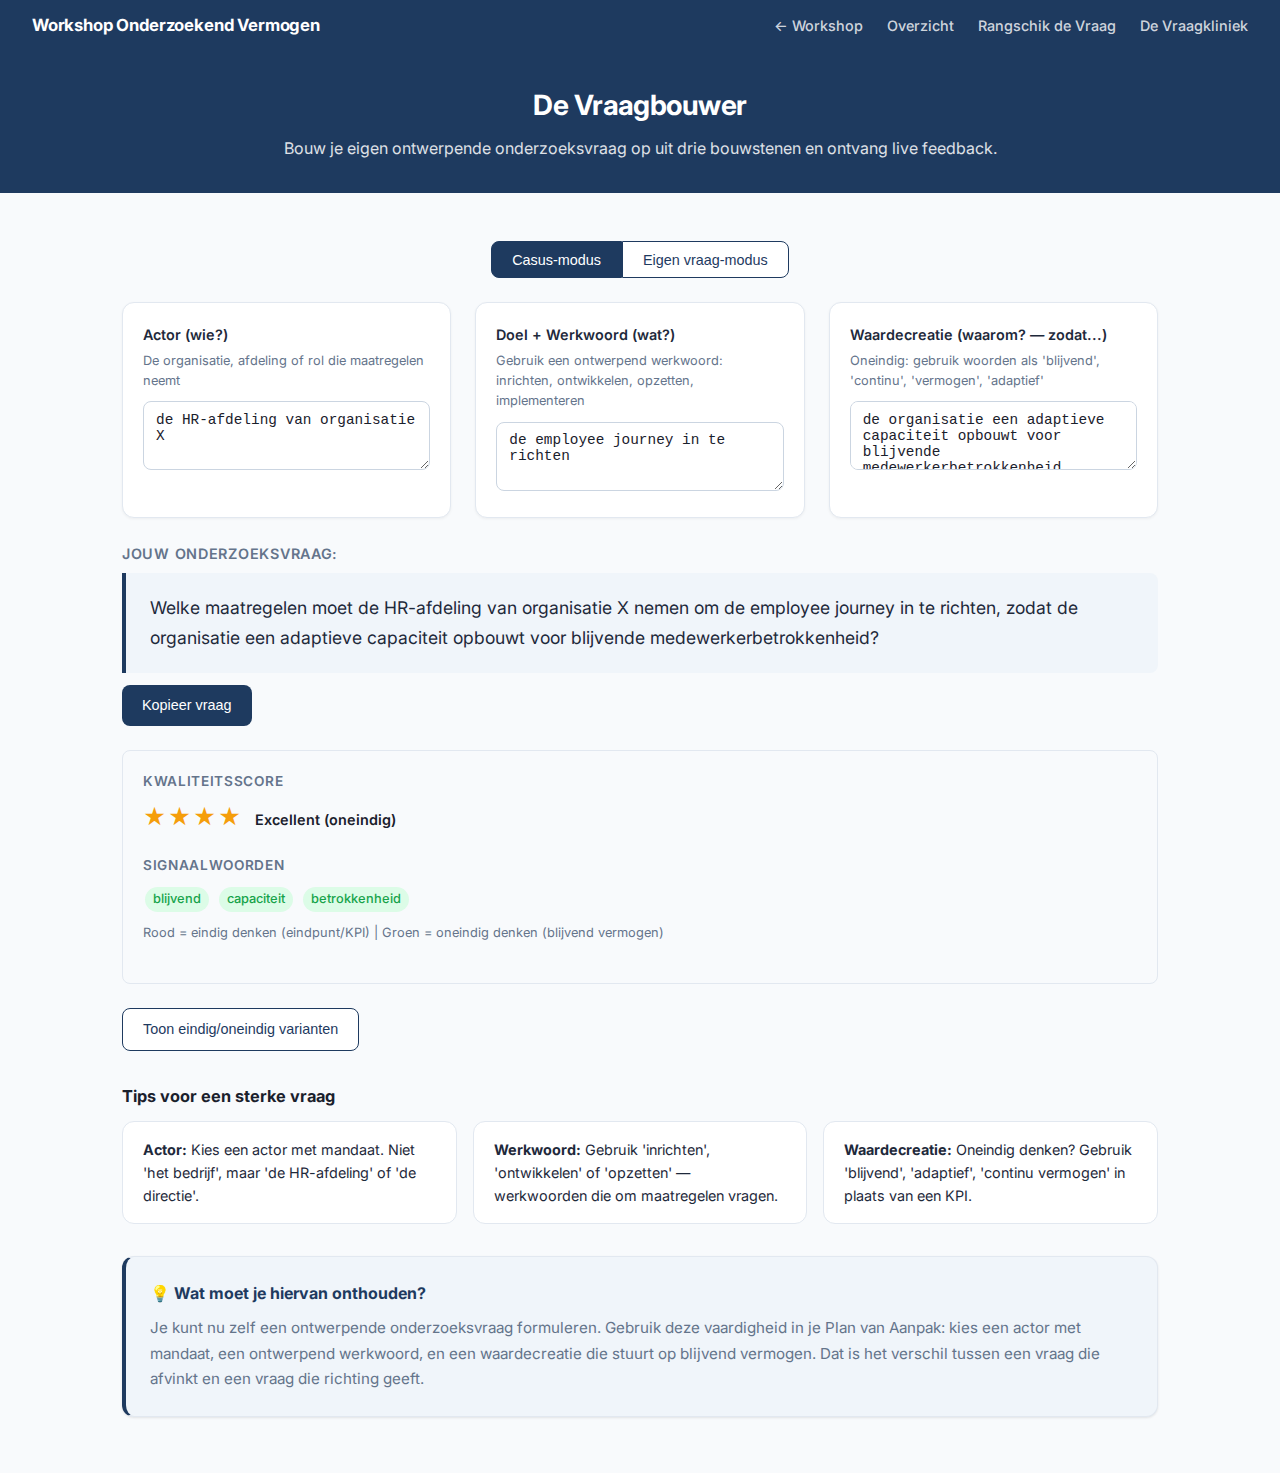
<file: blok0/vraagbouwer/index.html>
<!DOCTYPE html>
<html lang="nl">
<head>
  <meta charset="UTF-8">
  <meta name="viewport" content="width=device-width, initial-scale=1.0">
  <title>De Vraagbouwer — Vraagstelling Leren</title>
  <link rel="stylesheet" href="../../styles.css">
  <style>
    /* === Innovatieradar Stylebook tokens === */
    :root {
      --primary:        #1e3a5f;
      --primary-light:  #2d5a8e;
      --primary-50:     #f0f5fa;
      --primary-100:    #dae5f2;
      --border:         #e2e8f0;
      --surface:        #f8fafc;
      --success:        #16a34a;
      --success-light:  #dcfce7;
      --warning:        #d97706;
      --warning-light:  #fef3c7;
      --danger:         #dc2626;
      --danger-light:   #fee2e2;
      --text-secondary: #64748b;
      --text-dark:      #1e293b;
    }

    /* Mode toggle */
    .mode-toggle {
      display: flex;
      gap: 0;
      justify-content: center;
      margin: 1.5rem 0;
    }
    .mode-btn {
      padding: 0.6rem 1.25rem;
      border: 1px solid var(--primary);
      background: #fff;
      color: var(--primary);
      font-size: 0.9rem;
      font-weight: 500;
      font-family: 'Inter', inherit;
      cursor: pointer;
      transition: background 150ms, color 150ms;
    }
    .mode-btn:first-child { border-radius: 8px 0 0 8px; }
    .mode-btn:last-child  { border-radius: 0 8px 8px 0; }
    .mode-btn.active {
      background: var(--primary);
      color: #fff;
    }
    .mode-btn:not(.active):hover { background: var(--primary-50); }

    /* Three-column input grid */
    .input-grid {
      display: grid;
      grid-template-columns: repeat(3, 1fr);
      gap: 1.5rem;
    }
    @media (max-width: 768px) {
      .input-grid { grid-template-columns: 1fr; }
    }

    .input-card {
      background: #fff;
      border: 1px solid var(--border);
      border-radius: 12px;
      padding: 1.25rem;
      box-shadow: 0 1px 3px rgba(0,0,0,0.05);
    }
    .input-card label {
      display: block;
      font-weight: 600;
      font-size: 0.9rem;
      margin-bottom: 0.25rem;
      color: var(--text-dark);
    }
    .input-card .sublabel {
      font-size: 0.8rem;
      color: var(--text-secondary);
      margin-bottom: 0.6rem;
    }

    /* Assembled question */
    .assembled-section { margin-top: 1.5rem; }
    .assembled-section h3 {
      margin-bottom: 0.5rem;
      font-size: 0.9rem;
      font-weight: 600;
      color: var(--text-secondary);
      text-transform: uppercase;
      letter-spacing: 0.05em;
    }
    .assembled-placeholder {
      color: #94a3b8;
      font-style: italic;
    }
    .copy-btn { margin-top: 0.75rem; }

    /* Stars */
    .stars-display {
      font-size: 1.4rem;
      letter-spacing: 2px;
    }
    .star-filled { color: #f59e0b; }
    .star-empty  { color: var(--border); }
    .niveau-label {
      font-weight: 600;
      margin-left: 0.5rem;
      font-size: 0.9rem;
    }

    /* Signal pills */
    .signal-pills {
      display: flex;
      flex-wrap: wrap;
      gap: 0.3rem;
      margin: 0.5rem 0;
    }
    .signal-legend {
      font-size: 0.8rem;
      color: var(--text-secondary);
      margin-top: 0.25rem;
    }


    /* Eindig/oneindig toggle section */
    .variant-toggle-btn { margin-top: 1.5rem; }
    .variant-section { margin-top: 1rem; }
    .variant-col h4 { margin-bottom: 0.5rem; font-size: 0.9rem; color: var(--text-dark); }
    .variant-explanation {
      font-size: 0.85rem;
      color: var(--text-secondary);
      margin-top: 0.5rem;
    }
    .variant-note {
      margin-top: 1rem;
      font-style: italic;
      color: var(--text-secondary);
      text-align: center;
      font-size: 0.9rem;
    }

    /* Tips */
    .tips-grid {
      display: grid;
      grid-template-columns: repeat(auto-fill, minmax(280px, 1fr));
      gap: 1rem;
      margin-top: 0.75rem;
    }
    .tip-card {
      background: #fff;
      border: 1px solid var(--border);
      border-radius: 12px;
      padding: 1rem 1.25rem;
      font-size: 0.9rem;
      line-height: 1.6;
      color: var(--text-dark);
    }

    /* Feedback panel sections */
    .feedback-section { margin-bottom: 1.25rem; }
    .feedback-section h4 {
      margin-bottom: 0.4rem;
      font-size: 0.85rem;
      font-weight: 600;
      color: var(--text-secondary);
      text-transform: uppercase;
      letter-spacing: 0.05em;
    }

  </style>
</head>
<body>

  <!-- Navbar -->
  <nav class="navbar">
    <a class="navbar-brand" href="../../index.html">Workshop Onderzoekend Vermogen</a>
    <ul class="navbar-links">
      <li><a class="nav-link" href="../../index.html">&larr; Workshop</a></li>
      <li><a class="nav-link" href="../index.html">Overzicht</a></li>
      <li><a class="nav-link" href="../rangschik/">Rangschik de Vraag</a></li>
      <li><a class="nav-link" href="../vraagkliniek/">De Vraagkliniek</a></li>
    </ul>
  </nav>

  <!-- Page header -->
  <header class="page-header">
    <h1>De Vraagbouwer</h1>
    <p>Bouw je eigen ontwerpende onderzoeksvraag op uit drie bouwstenen en ontvang live feedback.</p>
  </header>

  <div class="container">

    <!-- Mode toggle -->
    <div class="mode-toggle">
      <button class="mode-btn active" id="btnCasus" onclick="setMode('casus')">Casus-modus</button>
      <button class="mode-btn" id="btnEigen" onclick="setMode('eigen')">Eigen vraag-modus</button>
    </div>

    <!-- Three input fields -->
    <div class="input-grid">

      <div class="input-card">
        <label>Actor (wie?)</label>
        <div class="sublabel">De organisatie, afdeling of rol die maatregelen neemt</div>
        <textarea id="fieldActor" class="input-field" rows="3"
                  placeholder="bijv. de HR-afdeling van organisatie X"></textarea>
      </div>

      <div class="input-card">
        <label>Doel + Werkwoord (wat?)</label>
        <div class="sublabel">Gebruik een ontwerpend werkwoord: inrichten, ontwikkelen, opzetten, implementeren</div>
        <textarea id="fieldDoel" class="input-field" rows="3"
                  placeholder="bijv. de employee journey in te richten"></textarea>
      </div>

      <div class="input-card">
        <label>Waardecreatie (waarom? — zodat...)</label>
        <div class="sublabel">Oneindig: gebruik woorden als 'blijvend', 'continu', 'vermogen', 'adaptief'</div>
        <textarea id="fieldWaarde" class="input-field" rows="3"
                  placeholder="bijv. de organisatie een adaptieve capaciteit opbouwt voor blijvende medewerkerbetrokkenheid"></textarea>
      </div>

    </div>

    <!-- Assembled question -->
    <div class="assembled-section">
      <h3>Jouw onderzoeksvraag:</h3>
      <div class="question-box" id="assembledBox"></div>
      <button class="btn btn-primary copy-btn" id="copyBtn" onclick="kopieerVraag()">Kopieer vraag</button>
    </div>

    <!-- Live feedback panel -->
    <div class="feedback-panel mt-3">

      <div class="feedback-section">
        <h4>Kwaliteitsscore</h4>
        <div>
          <span class="stars-display" id="starsDisplay"></span>
          <span class="niveau-label" id="niveauLabel"></span>
        </div>
      </div>

      <div class="feedback-section">
        <h4>Signaalwoorden</h4>
        <div class="signal-pills" id="signalPills"></div>
        <div class="signal-legend">Rood = eindig denken (eindpunt/KPI) | Groen = oneindig denken (blijvend vermogen)</div>
      </div>


    </div>

    <!-- Eindig / Oneindig variant toggle -->
    <button class="btn btn-secondary variant-toggle-btn" id="variantToggle" onclick="toggleVarianten()">Toon eindig/oneindig varianten</button>

    <div class="variant-section hidden" id="variantSection">
      <div class="comparison-grid">
        <div class="card variant-col">
          <h4>Eindige variant <span class="star-filled">&#9733;&#9733;&#9733;</span><span class="star-empty">&#9734;&#9734;</span></h4>
          <span class="badge badge-orange">Goed (eindig)</span>
          <div class="question-box mt-1" id="variantEindig"></div>
          <p class="variant-explanation">Eindig: meetbaar eindpunt, geschikt als de organisatie opereert in een stabiele context.</p>
        </div>
        <div class="card variant-col">
          <h4>Oneindige variant <span class="star-filled">&#9733;&#9733;&#9733;&#9733;&#9733;</span></h4>
          <span class="badge badge-green">Excellent (oneindig)</span>
          <div class="question-box mt-1" id="variantOneindig"></div>
          <p class="variant-explanation">Oneindig: blijvend vermogen, geschikt voor een VUCA-context met emergente strategie.</p>
        </div>
      </div>
      <p class="variant-note">Welke variant past bij jouw opdrachtgever? Beargumenteer je keuze.</p>
    </div>

    <!-- Tips -->
    <div class="mt-4 mb-4">
      <h3>Tips voor een sterke vraag</h3>
      <div class="tips-grid">
        <div class="tip-card"><strong>Actor:</strong> Kies een actor met mandaat. Niet 'het bedrijf', maar 'de HR-afdeling' of 'de directie'.</div>
        <div class="tip-card"><strong>Werkwoord:</strong> Gebruik 'inrichten', 'ontwikkelen' of 'opzetten' — werkwoorden die om maatregelen vragen.</div>
        <div class="tip-card"><strong>Waardecreatie:</strong> Oneindig denken? Gebruik 'blijvend', 'adaptief', 'continu vermogen' in plaats van een KPI.</div>
      </div>
    </div>

    <div class="card mt-3 mb-4" style="border-left: 4px solid var(--primary); background: var(--primary-50);">
      <h4 style="margin: 0 0 0.5rem 0; font-size: 1rem; color: var(--primary);">&#x1F4A1; Wat moet je hiervan onthouden?</h4>
      <p style="margin: 0; color: var(--text-secondary); line-height: 1.7; font-size: 0.95rem;">
        Je kunt nu zelf een ontwerpende onderzoeksvraag formuleren. Gebruik deze vaardigheid in je
        Plan van Aanpak: kies een actor met mandaat, een ontwerpend werkwoord, en een waardecreatie
        die stuurt op blijvend vermogen. Dat is het verschil tussen een vraag die afvinkt en een
        vraag die richting geeft.
      </p>
    </div>

  </div>

  <script src="../../data.js"></script>
  <script>
    // ===== Elements =====
    const fieldActor = document.getElementById('fieldActor');
    const fieldDoel = document.getElementById('fieldDoel');
    const fieldWaarde = document.getElementById('fieldWaarde');
    const assembledBox = document.getElementById('assembledBox');
    const starsDisplay = document.getElementById('starsDisplay');
    const niveauLabel = document.getElementById('niveauLabel');
    const signalPills = document.getElementById('signalPills');
const variantSection = document.getElementById('variantSection');
    const variantEindig = document.getElementById('variantEindig');
    const variantOneindig = document.getElementById('variantOneindig');

    // ===== Casus defaults =====
    const CASUS = {
      actor: 'de HR-afdeling van organisatie X',
      doel: 'de employee journey in te richten',
      waarde: 'de organisatie een adaptieve capaciteit opbouwt voor blijvende medewerkerbetrokkenheid'
    };
    const EINDIG_WAARDE = 'medewerkers meer tevreden zijn en het verlooppercentage daalt';

    const NIVEAU_LABELS = {
      0: 'Onvoldoende',
      1: 'Zwak',
      2: 'Goed (eindig)',
      3: 'Sterk',
      4: 'Excellent (oneindig)'
    };

    // ===== Mode toggle =====
    function setMode(mode) {
      document.getElementById('btnCasus').classList.toggle('active', mode === 'casus');
      document.getElementById('btnEigen').classList.toggle('active', mode === 'eigen');
      if (mode === 'casus') {
        fieldActor.value = CASUS.actor;
        fieldDoel.value = CASUS.doel;
        fieldWaarde.value = CASUS.waarde;
      } else {
        fieldActor.value = '';
        fieldDoel.value = '';
        fieldWaarde.value = '';
      }
      updateAlles();
    }

    // ===== Debounce =====
    function debounce(fn, ms) {
      let timer;
      return function() {
        clearTimeout(timer);
        timer = setTimeout(fn, ms);
      };
    }

    const debouncedUpdate = debounce(updateAlles, 300);
    fieldActor.addEventListener('input', debouncedUpdate);
    fieldDoel.addEventListener('input', debouncedUpdate);
    fieldWaarde.addEventListener('input', debouncedUpdate);

    // ===== Main update =====
    function updateAlles() {
      updateSamengesteldeVraag();
      updateSterren();
      updateSignaalwoorden();
      updateVarianten();
    }

    // ===== Assembled question =====
    function getVraagText() {
      var a = fieldActor.value.trim();
      var d = fieldDoel.value.trim();
      var w = fieldWaarde.value.trim();
      return 'Welke maatregelen moet '
        + (a || '[actor]')
        + ' nemen om '
        + (d || '[doel + werkwoord]')
        + ', zodat '
        + (w || '[waardecreatie]')
        + '?';
    }

    function updateSamengesteldeVraag() {
      var a = fieldActor.value.trim();
      var d = fieldDoel.value.trim();
      var w = fieldWaarde.value.trim();

      function part(val, placeholder) {
        if (val) return '<span>' + escapeHtml(val) + '</span>';
        return '<span class="assembled-placeholder">' + placeholder + '</span>';
      }

      assembledBox.innerHTML =
        'Welke maatregelen moet '
        + part(a, '[actor]')
        + ' nemen om '
        + part(d, '[doel + werkwoord]')
        + ', zodat '
        + part(w, '[waardecreatie]')
        + '?';
    }

    function escapeHtml(t) {
      var d = document.createElement('div');
      d.textContent = t;
      return d.innerHTML;
    }

    // ===== Stars =====
    function fieldsFilledCount() {
      var c = 0;
      if (fieldActor.value.trim()) c++;
      if (fieldDoel.value.trim()) c++;
      if (fieldWaarde.value.trim()) c++;
      return c;
    }

    function detectWords(text, list) {
      var lower = text.toLowerCase();
      var found = [];
      for (var i = 0; i < list.length; i++) {
        if (lower.indexOf(list[i].toLowerCase()) !== -1) {
          found.push(list[i]);
        }
      }
      return found;
    }

function updateSterren() {
      var filled = fieldsFilledCount();
      var assembled = getVraagText();
      var eindig = detectWords(assembled, SIGNAALWOORDEN_EINDIG);
      var oneindig = detectWords(fieldWaarde.value, SIGNAALWOORDEN_ONEINDIG);

      var stars = 0;
      if (filled < 2) {
        stars = 0;
      } else if (filled === 2) {
        stars = 1;
      } else if (filled === 3 && oneindig.length > 0) {
        stars = 4;
      } else if (filled === 3 && eindig.length === 0) {
        stars = 3;
      } else if (filled === 3 && eindig.length > 0) {
        stars = 2;
      } else {
        stars = 0;
      }

      var html = '';
      for (var i = 1; i <= 4; i++) {
        html += i <= stars
          ? '<span class="star-filled">&#9733;</span>'
          : '<span class="star-empty">&#9734;</span>';
      }
      starsDisplay.innerHTML = html;
      niveauLabel.textContent = NIVEAU_LABELS[stars] || '';
    }

    // ===== Signal words =====
    function updateSignaalwoorden() {
      var assembled = getVraagText();
      var eindig = detectWords(assembled, SIGNAALWOORDEN_EINDIG);
      var oneindig = detectWords(assembled, SIGNAALWOORDEN_ONEINDIG);

      if (eindig.length === 0 && oneindig.length === 0) {
        signalPills.innerHTML = '<span class="text-muted">Nog geen signaalwoorden gedetecteerd</span>';
        return;
      }

      var html = '';
      for (var i = 0; i < eindig.length; i++) {
        html += '<span class="signal-word signal-eindig">' + escapeHtml(eindig[i]) + '</span>';
      }
      for (var j = 0; j < oneindig.length; j++) {
        html += '<span class="signal-word signal-oneindig">' + escapeHtml(oneindig[j]) + '</span>';
      }
      signalPills.innerHTML = html;
    }

// ===== Variants =====
    function updateVarianten() {
      var a = fieldActor.value.trim() || '[actor]';
      var d = fieldDoel.value.trim() || '[doel + werkwoord]';

      variantEindig.textContent = 'Welke maatregelen moet ' + a + ' nemen om ' + d + ', zodat ' + EINDIG_WAARDE + '?';
      var w = fieldWaarde.value.trim() || '[waardecreatie]';
      variantOneindig.textContent = 'Welke maatregelen moet ' + a + ' nemen om ' + d + ', zodat ' + w + '?';
    }

    function toggleVarianten() {
      variantSection.classList.toggle('hidden');
      var btn = document.getElementById('variantToggle');
      if (variantSection.classList.contains('hidden')) {
        btn.textContent = 'Toon eindig/oneindig varianten';
      } else {
        btn.textContent = 'Verberg eindig/oneindig varianten';
      }
    }

    // ===== Copy =====
    function kopieerVraag() {
      var text = getVraagText();
      navigator.clipboard.writeText(text).then(function() {
        var btn = document.getElementById('copyBtn');
        btn.textContent = 'Gekopieerd!';
        setTimeout(function() {
          btn.textContent = 'Kopieer vraag';
        }, 2000);
      });
    }

    // ===== Init =====
    setMode('casus');
  </script>

</body>
</html>
</file>
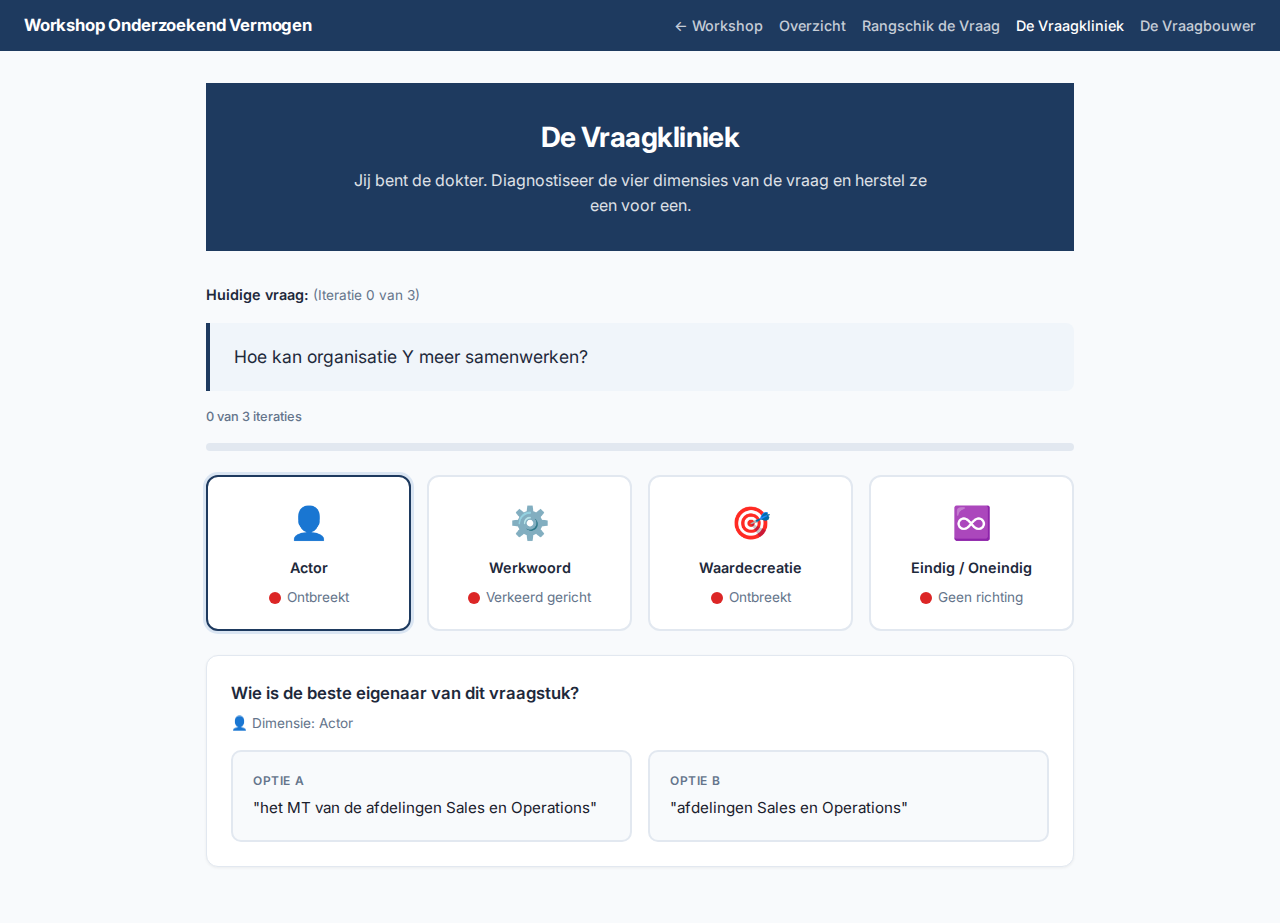
<file: blok0/vraagkliniek/index.html>
<!DOCTYPE html>
<html lang="nl">
<head>
  <meta charset="UTF-8">
  <meta name="viewport" content="width=device-width, initial-scale=1.0">
  <title>De Vraagkliniek — Vraagstelling Leren</title>
  <link rel="stylesheet" href="../../styles.css">
  <style>
    /* === Innovatieradar Stylebook tokens === */
    :root {
      --primary:        #1e3a5f;
      --primary-light:  #2d5a8e;
      --primary-50:     #f0f5fa;
      --primary-100:    #dae5f2;
      --border:         #e2e8f0;
      --surface:        #f8fafc;
      --success:        #16a34a;
      --success-light:  #dcfce7;
      --warning:        #d97706;
      --warning-light:  #fef3c7;
      --danger:         #dc2626;
      --danger-light:   #fee2e2;
      --text-secondary: #64748b;
      --text-dark:      #1e293b;
    }

    .highlight-actor {
      background-color: #fef9c3;
      padding: 2px 4px;
      border-radius: 3px;
      transition: background-color 0.5s ease;
    }
    .highlight-verb {
      background-color: var(--primary-100);
      padding: 2px 4px;
      border-radius: 3px;
      transition: background-color 0.5s ease;
    }
    .highlight-value {
      background-color: var(--success-light);
      padding: 2px 4px;
      border-radius: 3px;
      transition: background-color 0.5s ease;
    }
    .question-box {
      background: var(--primary-50);
      border-left: 4px solid var(--primary);
      border-radius: 0 8px 8px 0;
      padding: 1.25rem 1.5rem;
      font-size: 1.1rem;
      line-height: 1.6;
      margin: 1rem 0;
      transition: all 0.3s ease;
      color: var(--text-dark);
    }
    .progress-bar-container {
      background: var(--border);
      border-radius: 10px;
      height: 8px;
      margin: 1rem 0;
      overflow: hidden;
    }
    .progress-bar-fill {
      background: var(--primary);
      height: 100%;
      border-radius: 10px;
      transition: width 0.5s ease;
    }
    .progress-label {
      font-size: 0.8rem;
      color: var(--text-secondary);
      margin-bottom: 0.25rem;
      font-weight: 500;
    }
    .dimensions-grid {
      display: grid;
      grid-template-columns: repeat(auto-fit, minmax(200px, 1fr));
      gap: 1rem;
      margin: 1.5rem 0;
    }
    .dimension-tile {
      background: #fff;
      border: 2px solid var(--border);
      border-radius: 12px;
      padding: 1.25rem;
      transition: border-color 150ms, box-shadow 150ms;
      text-align: center;
    }
    .dimension-tile .tile-icon {
      font-size: 2rem;
      margin-bottom: 0.5rem;
    }
    .dimension-tile .tile-label {
      font-weight: 600;
      margin-bottom: 0.5rem;
      font-size: 0.9rem;
      color: var(--text-dark);
    }
    .status-dot {
      display: inline-block;
      width: 12px;
      height: 12px;
      border-radius: 50%;
      margin-right: 6px;
      transition: background-color 0.3s ease;
    }
    .status-dot.rood   { background-color: var(--danger); }
    .status-dot.oranje { background-color: var(--warning); }
    .status-dot.groen  { background-color: var(--success); }
    .tile-status {
      font-size: 0.85rem;
      color: var(--text-secondary);
      display: flex;
      align-items: center;
      justify-content: center;
    }
    @keyframes fadeIn {
      from { opacity: 0; transform: translateY(-8px); }
      to   { opacity: 1; transform: translateY(0); }
    }
    .completion-panel {
      background: #fff;
      border: 2px solid var(--success);
      border-radius: 12px;
      padding: 2rem;
      margin: 1.5rem 0;
      animation: fadeIn 0.3s ease;
    }
    .completion-header {
      font-size: 1.4rem;
      font-weight: 700;
      margin-bottom: 1.5rem;
      text-align: center;
      color: var(--text-dark);
    }
    .comparison {
      display: grid;
      grid-template-columns: 1fr 1fr;
      gap: 1.5rem;
      margin-bottom: 1.5rem;
    }
    @media (max-width: 600px) {
      .comparison { grid-template-columns: 1fr; }
    }
    .comparison-card {
      background: var(--surface);
      border: 1px solid var(--border);
      border-radius: 8px;
      padding: 1.25rem;
    }
    .comparison-card h4 {
      margin: 0 0 0.75rem 0;
      font-size: 0.9rem;
      font-weight: 600;
      color: var(--text-secondary);
      text-transform: uppercase;
      letter-spacing: 0.05em;
    }
    .comparison-card .vraag-text {
      font-style: italic;
      margin-bottom: 0.75rem;
      line-height: 1.5;
      font-size: 0.95rem;
    }
    .sterren {
      color: #f59e0b;
      font-size: 1.2rem;
      letter-spacing: 2px;
    }
    .badge {
      display: inline-block;
      padding: 0.2rem 0.6rem;
      border-radius: 20px;
      font-size: 0.75rem;
      font-weight: 500;
      margin-left: 0.5rem;
    }
    .badge-rood  { background: var(--danger-light);  color: var(--danger); }
    .badge-groen { background: var(--success-light); color: var(--success); }
    .verbeteringen-lijst {
      list-style: none;
      padding: 0;
      margin: 1rem 0 1.5rem 0;
    }
    .verbeteringen-lijst li {
      padding: 0.5rem 0;
      padding-left: 1.5rem;
      position: relative;
      font-size: 0.95rem;
    }
    .verbeteringen-lijst li::before {
      content: "\2714";
      color: var(--success);
      position: absolute;
      left: 0;
    }
    .btn {
      display: inline-block;
      padding: 0.6rem 1.25rem;
      border: none;
      border-radius: 8px;
      font-size: 0.9rem;
      font-weight: 500;
      cursor: pointer;
      text-decoration: none;
      transition: background-color 150ms;
      font-family: 'Inter', inherit;
    }
    .btn-primary {
      background: var(--primary);
      color: #fff;
    }
    .btn-primary:hover { background: var(--primary-light); }
    .btn-secondary {
      background: #fff;
      color: var(--primary);
      border: 1px solid var(--primary);
    }
    .btn-secondary:hover { background: var(--primary-50); }
    .btn-success {
      background: var(--success);
      color: #fff;
    }
    .btn-success:hover { background: #15803d; }
    .page-header {
      text-align: center;
      margin-bottom: 2rem;
    }
    .page-header h1 {
      font-size: 1.75rem;
      font-weight: 700;
      margin-bottom: 0.5rem;
      letter-spacing: -0.02em;
    }
    .page-header p {
      font-size: 1rem;
      max-width: 600px;
      margin: 0 auto;
    }
    .stap-label {
      font-weight: 600;
      color: var(--text-dark);
      font-size: 0.9rem;
    }
    .stap-indicator {
      color: var(--text-secondary);
      font-size: 0.85rem;
    }
    .completion-actions {
      text-align: center;
      display: flex;
      gap: 1rem;
      justify-content: center;
      flex-wrap: wrap;
    }
    .navbar {
      background: var(--primary);
      padding: 0.75rem 1.5rem;
      display: flex;
      align-items: center;
      flex-wrap: wrap;
      gap: 1rem;
    }
    .navbar-brand {
      color: #fff;
      font-weight: 700;
      font-size: 1.05rem;
      text-decoration: none;
    }
    .navbar-nav {
      display: flex;
      list-style: none;
      margin: 0;
      padding: 0;
      gap: 1rem;
    }
    .navbar-nav a {
      color: rgba(255,255,255,0.75);
      text-decoration: none;
      font-size: 0.9rem;
      font-weight: 500;
      transition: color 150ms;
    }
    .navbar-nav a:hover, .navbar-nav a.active {
      color: #fff;
    }
    .container {
      max-width: 900px;
      margin: 0 auto;
      padding: 2rem 1rem;
    }

    /* Keuze-panel */
    .keuze-panel {
      background: #fff;
      border: 1px solid var(--border);
      border-radius: 12px;
      padding: 1.5rem;
      margin: 1.5rem 0;
      animation: fadeIn 0.3s ease;
      box-shadow: 0 1px 3px rgba(0,0,0,0.06);
    }
    .keuze-prompt {
      font-size: 1.05rem;
      font-weight: 600;
      margin-bottom: 0.35rem;
      color: var(--text-dark);
    }
    .keuze-dimensie-label {
      font-size: 0.85rem;
      color: var(--text-secondary);
      margin-bottom: 1rem;
    }
    .keuze-grid {
      display: grid;
      grid-template-columns: 1fr 1fr;
      gap: 1rem;
    }
    @media (max-width: 600px) {
      .keuze-grid { grid-template-columns: 1fr; }
    }
    .keuze-optie {
      background: var(--surface);
      border: 2px solid var(--border);
      border-radius: 10px;
      padding: 1.25rem;
      cursor: pointer;
      transition: border-color 150ms, box-shadow 150ms, transform 150ms;
      font-size: 0.95rem;
      line-height: 1.5;
    }
    .keuze-optie:hover:not(.gekozen-juist):not(.gekozen-fout) {
      border-color: var(--primary);
      box-shadow: 0 2px 8px rgba(30, 58, 95, 0.1);
      transform: translateY(-1px);
    }
    .keuze-optie.gekozen-juist {
      border-color: var(--success);
      background: var(--success-light);
      cursor: default;
    }
    .keuze-optie.gekozen-fout {
      border-color: var(--danger);
      background: var(--danger-light);
      cursor: default;
    }
    .keuze-optie.niet-gekozen {
      opacity: 0.5;
      cursor: default;
    }
    .keuze-optie-label {
      font-size: 0.75rem;
      font-weight: 600;
      color: var(--text-secondary);
      text-transform: uppercase;
      letter-spacing: 0.05em;
      margin-bottom: 0.4rem;
    }
    .keuze-feedback {
      margin-top: 1rem;
      padding: 1rem;
      border-radius: 8px;
      font-size: 0.9rem;
      line-height: 1.6;
      animation: fadeIn 0.3s ease;
    }
    .keuze-feedback.juist {
      background: var(--success-light);
      border: 1px solid var(--success);
      color: var(--success);
    }
    .keuze-feedback.fout {
      background: var(--danger-light);
      border: 1px solid var(--danger);
      color: var(--danger);
    }
    .keuze-volgende {
      margin-top: 1rem;
      text-align: right;
    }
    .dimension-tile.actief {
      border-color: var(--primary);
      box-shadow: 0 0 0 3px var(--primary-100);
    }
  </style>
</head>
<body>
  <nav class="navbar">
    <a class="navbar-brand" href="../../index.html">Workshop Onderzoekend Vermogen</a>
    <ul class="navbar-nav">
      <li><a href="../../index.html">&larr; Workshop</a></li>
      <li><a href="../index.html">Overzicht</a></li>
      <li><a href="../rangschik/">Rangschik de Vraag</a></li>
      <li><a href="../vraagkliniek/" class="active">De Vraagkliniek</a></li>
      <li><a href="../vraagbouwer/">De Vraagbouwer</a></li>
    </ul>
  </nav>

  <div class="container">
    <!-- 1. Page header -->
    <div class="page-header">
      <h1>De Vraagkliniek</h1>
      <p>Jij bent de dokter. Diagnostiseer de vier dimensies van de vraag en herstel ze een voor een.</p>
    </div>

    <!-- 2. Current question panel -->
    <div id="vraag-panel">
      <div>
        <span class="stap-label">Huidige vraag:</span>
        <span class="stap-indicator" id="stap-indicator"></span>
      </div>
      <div class="question-box" id="vraag-tekst"></div>
      <div class="progress-label" id="progress-label">0 van 4 iteraties</div>
      <div class="progress-bar-container">
        <div class="progress-bar-fill" id="progress-bar" style="width: 0%"></div>
      </div>
    </div>

    <!-- 3. Dimensions grid (read-only status) -->
    <div class="dimensions-grid" id="dimensions-grid"></div>

    <!-- 4. Keuze panel (dynamically inserted) -->
    <div id="keuze-container"></div>

    <!-- 5. Completion panel (dynamically inserted) -->
    <div id="completion-container"></div>
  </div>

  <script src="../../data.js"></script>
  <script>
    // ===== State =====
    var huidigeCasus = CASUSSEN[1]; // Sales & Operations casus
    var huidigeStap = 0;
    var keuzeGemaakt = false;

    // ===== Helpers =====
    function renderSterren(n) {
      return '\u2605'.repeat(n) + '\u2606'.repeat(4 - n);
    }

    function laatsteStap() {
      return huidigeCasus.stappen.length - 1;
    }

    // Shuffle array (Fisher-Yates) — returns new array
    function shuffle(arr) {
      var a = arr.slice();
      for (var i = a.length - 1; i > 0; i--) {
        var j = Math.floor(Math.random() * (i + 1));
        var tmp = a[i]; a[i] = a[j]; a[j] = tmp;
      }
      return a;
    }

    // ===== Dimension status =====
    function getDimensieStatus(dimensie) {
      var stappen = huidigeCasus.dimensies[dimensie].stappen;
      var huidige = stappen[0];
      for (var i = stappen.length - 1; i >= 0; i--) {
        if (huidigeStap >= stappen[i].stap) {
          huidige = stappen[i];
          break;
        }
      }
      return huidige;
    }

    // ===== Highlighted question (generic) =====
    function buildVraagHTML() {
      var vraag = huidigeCasus.stappen[huidigeStap].vraag;
      var highlights = huidigeCasus.highlights[huidigeStap];
      if (!highlights || highlights.length === 0) return vraag;

      var html = vraag;
      for (var i = 0; i < highlights.length; i++) {
        var h = highlights[i];
        html = html.replace(h.tekst, '<span class="' + h.klasse + '">' + h.tekst + '</span>');
      }
      return html;
    }

    // ===== Update displays =====
    function updateVraagDisplay() {
      document.getElementById('vraag-tekst').innerHTML = buildVraagHTML();
      document.getElementById('stap-indicator').textContent = '(Iteratie ' + huidigeStap + ' van ' + laatsteStap() + ')';
    }

    function updateProgress() {
      document.getElementById('progress-bar').style.width = (huidigeStap / laatsteStap() * 100) + '%';
      document.getElementById('progress-label').textContent = huidigeStap + ' van ' + laatsteStap() + ' iteraties';
    }

    // ===== Dimension tiles (read-only status indicators) =====
    function buildDimensionTiles() {
      var grid = document.getElementById('dimensions-grid');
      grid.innerHTML = '';
      var dims = ['actor', 'werkwoord', 'waardecreatie', 'eindigOneindig'];

      // Find which dimension is active for the next step
      var volgendeStap = huidigeCasus.stappen[huidigeStap + 1];
      var actiefDim = volgendeStap && volgendeStap.keuzes ? volgendeStap.keuzes.dimensie : null;

      dims.forEach(function(dim) {
        var info = huidigeCasus.dimensies[dim];
        var status = getDimensieStatus(dim);
        var tile = document.createElement('div');
        tile.className = 'dimension-tile' + (dim === actiefDim && !keuzeGemaakt ? ' actief' : '');
        tile.innerHTML =
          '<div class="tile-icon">' + info.icon + '</div>' +
          '<div class="tile-label">' + info.label + '</div>' +
          '<div class="tile-status">' +
            '<span class="status-dot ' + status.status + '"></span>' +
            '<span>' + status.tekst + '</span>' +
          '</div>';
        grid.appendChild(tile);
      });
    }

    // ===== Keuze panel =====
    function toonKeuze() {
      var volgendeStapNr = huidigeStap + 1;
      if (volgendeStapNr > laatsteStap()) return;

      var stap = huidigeCasus.stappen[volgendeStapNr];
      if (!stap.keuzes) return;

      var keuzes = stap.keuzes;
      var dimInfo = huidigeCasus.dimensies[keuzes.dimensie];
      var container = document.getElementById('keuze-container');

      // Shuffle opties but remember original indices
      var optiesMetIdx = keuzes.opties.map(function(o, i) { return { optie: o, origIdx: i }; });
      optiesMetIdx = shuffle(optiesMetIdx);

      var html = '<div class="keuze-panel">';
      html += '<div class="keuze-prompt">' + keuzes.prompt + '</div>';
      html += '<div class="keuze-dimensie-label">' + dimInfo.icon + ' Dimensie: ' + dimInfo.label + '</div>';
      html += '<div class="keuze-grid">';

      optiesMetIdx.forEach(function(item, displayIdx) {
        var label = String.fromCharCode(65 + displayIdx); // A, B
        html += '<div class="keuze-optie" id="keuze-' + displayIdx + '" onclick="kiesOptie(' + volgendeStapNr + ', ' + displayIdx + ', ' + item.origIdx + ')">';
        html += '<div class="keuze-optie-label">Optie ' + label + '</div>';
        html += '"' + item.optie.tekst + '"';
        html += '</div>';
      });

      html += '</div>';
      html += '<div id="keuze-feedback-area"></div>';
      html += '</div>';

      container.innerHTML = html;

      // Store shuffled order for later reference
      container._optiesMetIdx = optiesMetIdx;

      keuzeGemaakt = false;
    }

    function kiesOptie(stapNr, displayIdx, origIdx) {
      if (keuzeGemaakt) return;
      keuzeGemaakt = true;

      var stap = huidigeCasus.stappen[stapNr];
      var container = document.getElementById('keuze-container');
      var optiesMetIdx = container._optiesMetIdx;
      var gekozenOptie = stap.keuzes.opties[origIdx];
      var isJuist = gekozenOptie.juist;

      // Mark all options
      optiesMetIdx.forEach(function(item, i) {
        var el = document.getElementById('keuze-' + i);
        el.style.cursor = 'default';
        el.onclick = null;
        if (i === displayIdx) {
          el.className = 'keuze-optie ' + (isJuist ? 'gekozen-juist' : 'gekozen-fout');
        } else {
          if (!isJuist && item.optie.juist) {
            // Highlight the correct one when wrong was chosen
            el.className = 'keuze-optie gekozen-juist';
          } else {
            el.className = 'keuze-optie niet-gekozen';
          }
        }
      });

      // Show feedback
      var feedbackArea = document.getElementById('keuze-feedback-area');
      var feedbackHtml = '<div class="keuze-feedback ' + (isJuist ? 'juist' : 'fout') + '">';
      feedbackHtml += '<strong>' + (isJuist ? '\u2713 Juist!' : '\u2717 Niet helemaal...') + '</strong> ';
      feedbackHtml += gekozenOptie.feedback;
      if (!isJuist) {
        // Also show the correct answer's feedback
        var juisteOptie = stap.keuzes.opties.filter(function(o) { return o.juist; })[0];
        feedbackHtml += '<br><br><strong>Het juiste antwoord:</strong> ' + juisteOptie.feedback;
      }
      feedbackHtml += '</div>';
      feedbackHtml += '<div class="keuze-volgende">';
      feedbackHtml += '<button class="btn btn-primary" onclick="volgendeIteratie(' + stapNr + ')">Volgende &rarr;</button>';
      feedbackHtml += '</div>';
      feedbackArea.innerHTML = feedbackHtml;
    }

    function volgendeIteratie(stapNr) {
      huidigeStap = stapNr;
      updateVraagDisplay();
      buildDimensionTiles();
      updateProgress();

      if (huidigeStap === laatsteStap()) {
        document.getElementById('keuze-container').innerHTML = '';
        checkVoltooid();
      } else {
        toonKeuze();
      }
    }

    // ===== Completion panel =====
    function checkVoltooid() {
      var stappen = huidigeCasus.stappen;
      var eerste = stappen[0];
      var laatste = stappen[stappen.length - 1];

      var container = document.getElementById('completion-container');

      var html = '<div class="completion-panel">';
      html += '<div class="completion-header">Diagnose voltooid! De vraag is hersteld.</div>';

      html += '<div class="comparison">';
      html += '<div class="comparison-card">';
      html += '<h4>Beginvraag (Startpunt)</h4>';
      html += '<div class="vraag-text">"' + eerste.vraag + '"</div>';
      html += '<div class="sterren">' + renderSterren(eerste.sterren) + '</div>';
      html += '<span class="badge badge-rood">' + eerste.niveau + '</span>';
      html += '</div>';
      html += '<div class="comparison-card">';
      html += '<h4>Verbeterde vraag (Iteratie ' + laatsteStap() + ')</h4>';
      html += '<div class="vraag-text">"' + laatste.vraag + '"</div>';
      html += '<div class="sterren">' + renderSterren(laatste.sterren) + '</div>';
      html += '<span class="badge badge-groen">' + laatste.niveau + '</span>';
      html += '</div>';
      html += '</div>';

      html += '<h4>Wat werd verbeterd?</h4>';
      html += '<ul class="verbeteringen-lijst">';
      huidigeCasus.verbeteringen.forEach(function(v) {
        html += '<li>' + v + '</li>';
      });
      html += '</ul>';

      html += '<div class="card" style="border-left: 4px solid var(--primary); background: var(--primary-50); margin-bottom: 1.5rem;">';
      html += '<h4 style="margin: 0 0 0.5rem 0; font-size: 1rem; color: var(--primary);">\uD83D\uDCA1 Wat moet je hiervan onthouden?</h4>';
      html += '<p style="margin: 0; color: var(--text-secondary); line-height: 1.7; font-size: 0.95rem;">';
      html += 'Een onderzoeksvraag verbeter je systematisch door \u00e9\u00e9n dimensie tegelijk aan te pakken: eerst de actor, dan het werkwoord, dan de waardecreatie. Elke stap brengt je dichter bij een vraag die stuurt op blijvend vermogen in plaats van op een meetbaar eindpunt.';
      html += '</p>';
      html += '</div>';

      html += '<div class="completion-actions">';
      html += '<a href="../vraagbouwer/" class="btn btn-success">Ga verder: De Vraagbouwer &rarr;</a>';
      html += '<button class="btn btn-secondary" onclick="opnieuwBeginnen()">Opnieuw beginnen</button>';
      html += '</div>';

      html += '</div>';
      container.innerHTML = html;
    }

    // ===== Reset =====
    function opnieuwBeginnen() {
      huidigeStap = 0;
      keuzeGemaakt = false;
      document.getElementById('keuze-container').innerHTML = '';
      document.getElementById('completion-container').innerHTML = '';
      updateVraagDisplay();
      buildDimensionTiles();
      updateProgress();
      toonKeuze();
    }

    // ===== Initialize =====
    updateVraagDisplay();
    buildDimensionTiles();
    updateProgress();
    toonKeuze();
  </script>
</body>
</html>
</file>
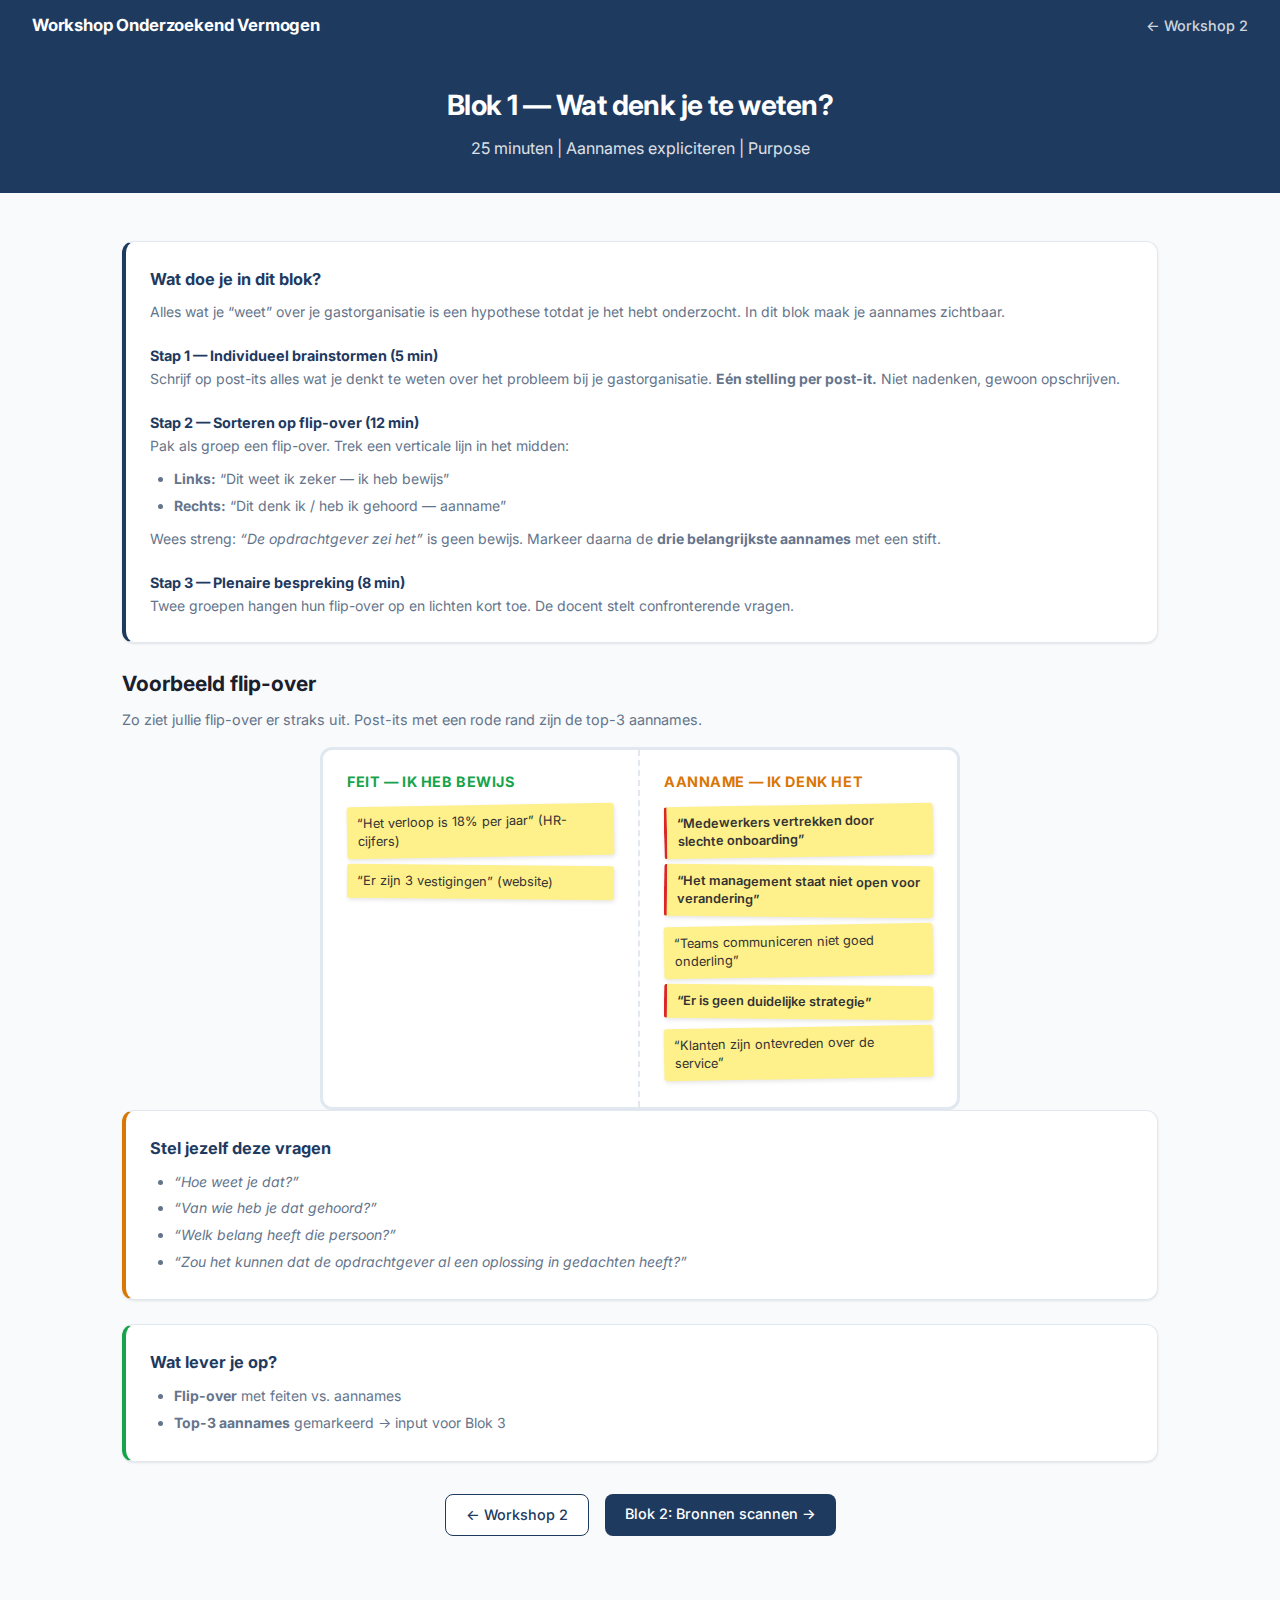
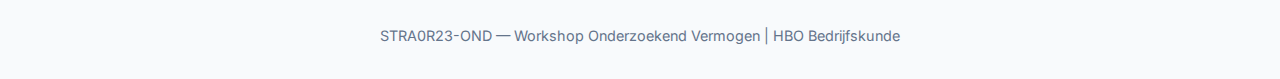
<file: ws2/aannames/index.html>
<!DOCTYPE html>
<html lang="nl">
<head>
  <meta charset="UTF-8">
  <meta name="viewport" content="width=device-width, initial-scale=1.0">
  <title>Blok 1 — Wat denk je te weten? | Workshop 2 — STRA0R23-OND</title>
  <link rel="preconnect" href="https://fonts.googleapis.com">
  <link rel="preconnect" href="https://fonts.gstatic.com" crossorigin>
  <link href="https://fonts.googleapis.com/css2?family=Inter:wght@400;500;600;700&display=swap" rel="stylesheet">
  <link rel="stylesheet" href="../../styles.css">
  <style>
    .flip-over {
      display: grid;
      grid-template-columns: 1fr 1fr;
      max-width: 640px;
      margin: 0 auto;
      border: 3px solid var(--border);
      border-radius: 12px;
      overflow: hidden;
      background: #fff;
    }
    .flip-kolom {
      padding: 1.25rem 1.5rem;
      min-height: 180px;
    }
    .flip-kolom:first-child {
      border-right: 2px dashed var(--border);
    }
    .flip-kolom h4 {
      font-size: 0.9rem;
      font-weight: 700;
      text-transform: uppercase;
      letter-spacing: 0.04em;
      margin-bottom: 0.75rem;
    }
    .flip-kolom-feit h4 { color: var(--success); }
    .flip-kolom-aanname h4 { color: var(--warning); }
    .flip-postit {
      background: #fef08a;
      padding: 0.5rem 0.65rem;
      border-radius: 3px;
      font-size: 0.8rem;
      color: #333;
      margin-bottom: 0.5rem;
      box-shadow: 1px 2px 4px rgba(0,0,0,0.1);
      transform: rotate(-1deg);
      line-height: 1.4;
    }
    .flip-postit:nth-child(odd) { transform: rotate(0.5deg); }
    .flip-postit.is-top3 {
      border-left: 3px solid var(--danger);
      font-weight: 600;
    }
    @media (max-width: 500px) {
      .flip-over { grid-template-columns: 1fr; }
      .flip-kolom:first-child { border-right: none; border-bottom: 2px dashed var(--border); }
    }
  </style>
</head>
<body>

  <nav class="navbar">
    <a href="../../index.html" class="navbar-brand">Workshop Onderzoekend Vermogen</a>
    <ul class="navbar-links">
      <li><a href="../" class="nav-link">&larr; Workshop 2</a></li>
    </ul>
  </nav>

  <header class="page-header">
    <h1>Blok 1 &mdash; Wat denk je te weten?</h1>
    <p>25 minuten | Aannames expliciteren | Purpose</p>
  </header>

  <main class="container">

    <div class="card mt-3 mb-3" style="border-left: 4px solid var(--primary);">
      <h3 class="mb-1" style="color: var(--primary);">Wat doe je in dit blok?</h3>
      <p style="color: var(--text-secondary); line-height: 1.7;">
        Alles wat je &ldquo;weet&rdquo; over je gastorganisatie is een hypothese totdat je het hebt onderzocht.
        In dit blok maak je aannames zichtbaar.
      </p>

      <h4 style="color: var(--primary); margin-top: 1.25rem; font-size: 0.9rem;">Stap 1 &mdash; Individueel brainstormen (5 min)</h4>
      <p style="color: var(--text-secondary); line-height: 1.7;">
        Schrijf op post-its alles wat je denkt te weten over het probleem bij je gastorganisatie.
        <strong>E&eacute;n stelling per post-it.</strong> Niet nadenken, gewoon opschrijven.
      </p>

      <h4 style="color: var(--primary); margin-top: 1.25rem; font-size: 0.9rem;">Stap 2 &mdash; Sorteren op flip-over (12 min)</h4>
      <p style="color: var(--text-secondary); line-height: 1.7;">
        Pak als groep een flip-over. Trek een verticale lijn in het midden:
      </p>
      <ul style="color: var(--text-secondary); line-height: 1.9; margin: 0.5rem 0 0.5rem 1.5rem;">
        <li><strong>Links:</strong> &ldquo;Dit weet ik zeker &mdash; ik heb bewijs&rdquo;</li>
        <li><strong>Rechts:</strong> &ldquo;Dit denk ik / heb ik gehoord &mdash; aanname&rdquo;</li>
      </ul>
      <p style="color: var(--text-secondary); line-height: 1.7;">
        Wees streng: <em>&ldquo;De opdrachtgever zei het&rdquo;</em> is geen bewijs.
        Markeer daarna de <strong>drie belangrijkste aannames</strong> met een stift.
      </p>

      <h4 style="color: var(--primary); margin-top: 1.25rem; font-size: 0.9rem;">Stap 3 &mdash; Plenaire bespreking (8 min)</h4>
      <p style="color: var(--text-secondary); line-height: 1.7;">
        Twee groepen hangen hun flip-over op en lichten kort toe. De docent stelt confronterende vragen.
      </p>
    </div>

    <!-- Flip-over voorbeeld -->
    <h2 class="mb-1 mt-3">Voorbeeld flip-over</h2>
    <p class="text-muted mb-2" style="font-size: 0.9rem;">Zo ziet jullie flip-over er straks uit. Post-its met een rode rand zijn de top-3 aannames.</p>

    <div class="flip-over mb-3">
      <div class="flip-kolom flip-kolom-feit">
        <h4>Feit &mdash; ik heb bewijs</h4>
        <div class="flip-postit">&ldquo;Het verloop is 18% per jaar&rdquo; (HR-cijfers)</div>
        <div class="flip-postit">&ldquo;Er zijn 3 vestigingen&rdquo; (website)</div>
      </div>
      <div class="flip-kolom flip-kolom-aanname">
        <h4>Aanname &mdash; ik denk het</h4>
        <div class="flip-postit is-top3">&ldquo;Medewerkers vertrekken door slechte onboarding&rdquo;</div>
        <div class="flip-postit is-top3">&ldquo;Het management staat niet open voor verandering&rdquo;</div>
        <div class="flip-postit">&ldquo;Teams communiceren niet goed onderling&rdquo;</div>
        <div class="flip-postit is-top3">&ldquo;Er is geen duidelijke strategie&rdquo;</div>
        <div class="flip-postit">&ldquo;Klanten zijn ontevreden over de service&rdquo;</div>
      </div>
    </div>

    <!-- Kritische vragen -->
    <div class="card mb-3" style="border-left: 4px solid var(--warning);">
      <h3 class="mb-1" style="color: var(--primary);">Stel jezelf deze vragen</h3>
      <ul style="color: var(--text-secondary); line-height: 1.9; margin: 0.5rem 0 0 1.5rem;">
        <li><em>&ldquo;Hoe weet je dat?&rdquo;</em></li>
        <li><em>&ldquo;Van wie heb je dat gehoord?&rdquo;</em></li>
        <li><em>&ldquo;Welk belang heeft die persoon?&rdquo;</em></li>
        <li><em>&ldquo;Zou het kunnen dat de opdrachtgever al een oplossing in gedachten heeft?&rdquo;</em></li>
      </ul>
    </div>

    <!-- Wat lever je op? -->
    <div class="card mb-3" style="border-left: 4px solid var(--success);">
      <h3 class="mb-1" style="color: var(--primary);">Wat lever je op?</h3>
      <ul style="color: var(--text-secondary); line-height: 1.9; margin: 0.5rem 0 0 1.5rem;">
        <li><strong>Flip-over</strong> met feiten vs. aannames</li>
        <li><strong>Top-3 aannames</strong> gemarkeerd &rarr; input voor Blok 3</li>
      </ul>
    </div>

    <div class="text-center mt-4 mb-4" style="display: flex; gap: 1rem; justify-content: center;">
      <a href="../" class="btn btn-secondary">&larr; Workshop 2</a>
      <a href="../bronnen-scannen/" class="btn btn-primary">Blok 2: Bronnen scannen &rarr;</a>
    </div>

  </main>

  <footer class="text-center text-muted mt-4 mb-4" style="font-size: 0.9rem;">
    STRA0R23-OND &mdash; Workshop Onderzoekend Vermogen | HBO Bedrijfskunde
  </footer>

</body>
</html>
</file>
<file: styles.css>
/* styles.css — Gedeelde stylesheet voor de Vraagstelling-applicatie */
/* Stijl conform Innovatieradar Stylebook */

/* ===== Google Fonts: Inter ===== */
@import url('https://fonts.googleapis.com/css2?family=Inter:wght@400;500;600;700&display=swap');

/* ===== Design Tokens ===== */
:root {
  --primary:          #1e3a5f;
  --primary-light:    #2d5a8e;
  --primary-dark:     #152a45;
  --primary-50:       #f0f5fa;
  --primary-100:      #dae5f2;
  --primary-200:      #b5cce6;
  --surface:          #f8fafc;
  --border:           #e2e8f0;
  --success:          #16a34a;
  --success-light:    #dcfce7;
  --warning:          #d97706;
  --warning-light:    #fef3c7;
  --danger:           #dc2626;
  --danger-light:     #fee2e2;
  --text-primary:     #1a202c;
  --text-secondary:   #64748b;
  --text-tertiary:    #94a3b8;
  --text-dark:        #1e293b;
}

/* ===== Reset & Base ===== */
*, *::before, *::after {
  box-sizing: border-box;
  margin: 0;
  padding: 0;
}

body {
  font-family: 'Inter', ui-sans-serif, system-ui, sans-serif;
  -webkit-font-smoothing: antialiased;
  color: var(--text-primary);
  background: var(--surface);
  line-height: 1.6;
  font-size: 14px;
}

a {
  color: inherit;
  text-decoration: none;
}

.card a[href]:not(.btn) {
  color: var(--primary-light);
  text-decoration: underline;
  text-underline-offset: 2px;
}

/* ===== Navbar ===== */
.navbar {
  background: var(--primary);
  color: #fff;
  padding: 0.75rem 2rem;
  display: flex;
  align-items: center;
  justify-content: space-between;
}

.navbar-brand {
  font-weight: 700;
  font-size: 1.05rem;
  color: #fff;
  letter-spacing: -0.01em;
}

.navbar-links {
  list-style: none;
  display: flex;
  gap: 1.5rem;
}

.nav-link {
  color: rgba(255, 255, 255, 0.8);
  font-size: 0.9rem;
  font-weight: 500;
  transition: color 150ms;
  text-decoration: none;
}

.nav-link:hover {
  color: #fff;
}

/* ===== Container ===== */
.container {
  max-width: 1100px;
  margin: 0 auto;
  padding: 1.5rem 2rem;
}

/* ===== Page Header ===== */
.page-header {
  background: var(--primary);
  color: #fff;
  text-align: center;
  padding: 2rem 1.5rem;
}

.page-header h1 {
  font-size: 1.75rem;
  font-weight: 700;
  margin-bottom: 0.5rem;
  letter-spacing: -0.02em;
}

.page-header p {
  opacity: 0.85;
  font-size: 1rem;
  font-weight: 400;
}

/* ===== Cards ===== */
.card {
  background: #fff;
  box-shadow: 0 1px 3px rgba(0, 0, 0, 0.06), 0 1px 2px rgba(0, 0, 0, 0.04);
  border-radius: 12px;
  border: 1px solid var(--border);
  padding: 1.5rem;
}

.card-grid {
  display: grid;
  grid-template-columns: repeat(auto-fill, minmax(280px, 1fr));
  gap: 1.5rem;
}

/* ===== Buttons ===== */
.btn {
  display: inline-block;
  padding: 0.6rem 1.25rem;
  border-radius: 8px;
  cursor: pointer;
  font-size: 0.9rem;
  font-weight: 500;
  font-family: 'Inter', inherit;
  border: none;
  text-align: center;
  transition: background-color 150ms, color 150ms, border-color 150ms;
  line-height: 1.5;
}

.btn-primary {
  background: var(--primary);
  color: #fff;
}

.btn-primary:hover {
  background: var(--primary-light);
}

.btn-secondary {
  background: #fff;
  color: var(--primary);
  border: 1px solid var(--primary);
}

.btn-secondary:hover {
  background: var(--primary-50);
}

.btn-success {
  background: var(--success);
  color: #fff;
}

.btn-success:hover {
  background: #15803d;
}

/* ===== Badges ===== */
.badge {
  display: inline-block;
  padding: 0.2rem 0.6rem;
  border-radius: 20px;
  font-size: 0.75rem;
  font-weight: 500;
}

.badge-red {
  background: var(--danger-light);
  color: var(--danger);
}

.badge-orange {
  background: var(--warning-light);
  color: var(--warning);
}

.badge-green {
  background: var(--success-light);
  color: var(--success);
}

.badge-primary {
  background: var(--primary-100);
  color: var(--primary);
}

/* ===== Status Dots ===== */
.status-dot {
  display: inline-block;
  width: 12px;
  height: 12px;
  border-radius: 50%;
}

.status-red {
  background: var(--danger);
}

.status-orange {
  background: var(--warning);
}

.status-green {
  background: var(--success);
}

/* ===== Star Rating ===== */
.star-rating {
  display: inline-flex;
  gap: 2px;
  font-size: 1.1rem;
}

.star-filled {
  color: #f59e0b;
}

.star-empty {
  color: var(--border);
}

/* ===== Progress Bar ===== */
.progress-bar {
  background: var(--border);
  border-radius: 8px;
  height: 8px;
  overflow: hidden;
  width: 100%;
}

.progress-fill {
  background: var(--primary);
  height: 100%;
  border-radius: 8px;
  transition: width 0.4s ease;
}

/* ===== Dimension Tiles & Grid ===== */
.dimension-grid {
  display: grid;
  grid-template-columns: repeat(4, 1fr);
  gap: 1rem;
}

.dimension-tile {
  min-height: 120px;
  cursor: pointer;
  border: 2px solid var(--border);
  border-radius: 12px;
  display: flex;
  flex-direction: column;
  align-items: center;
  justify-content: center;
  padding: 1rem;
  text-align: center;
  background: #fff;
  transition: border-color 150ms, box-shadow 150ms, transform 150ms;
}

.dimension-tile:hover {
  border-color: var(--primary);
  box-shadow: 0 4px 12px rgba(30, 58, 95, 0.12);
  transform: translateY(-2px);
}

/* ===== Question Box ===== */
.question-box {
  font-size: 1.1rem;
  background: var(--primary-50);
  border-left: 4px solid var(--primary);
  padding: 1.25rem 1.5rem;
  border-radius: 0 8px 8px 0;
  line-height: 1.7;
  color: var(--text-dark);
}

/* ===== Question Part Highlights ===== */
.highlight-actor {
  background: #fef9c3;
  padding: 0.1rem 0.3rem;
  border-radius: 3px;
}

.highlight-verb {
  background: var(--primary-100);
  padding: 0.1rem 0.3rem;
  border-radius: 3px;
}

.highlight-value {
  background: var(--success-light);
  padding: 0.1rem 0.3rem;
  border-radius: 3px;
}

/* ===== Comparison Grid ===== */
.comparison-grid {
  display: grid;
  grid-template-columns: 1fr 1fr;
  gap: 1.5rem;
}

/* ===== Input Group ===== */
.input-group {
  margin-bottom: 1rem;
}

.input-group label {
  display: block;
  margin-bottom: 0.4rem;
  font-weight: 600;
  font-size: 0.875rem;
  color: var(--text-dark);
}

.input-field {
  width: 100%;
  padding: 0.6rem 0.75rem;
  border: 1px solid #cbd5e1;
  border-radius: 8px;
  font-family: 'Inter', inherit;
  font-size: 0.9rem;
  transition: border-color 150ms, box-shadow 150ms;
  resize: vertical;
  color: var(--text-primary);
}

.input-field:focus {
  outline: none;
  border-color: var(--primary);
  box-shadow: 0 0 0 3px rgba(30, 58, 95, 0.12);
}

/* ===== Feedback Panel ===== */
.feedback-panel {
  background: var(--surface);
  border: 1px solid var(--border);
  padding: 1.25rem;
  border-radius: 8px;
}

/* ===== Signal Words ===== */
.signal-word {
  display: inline-block;
  padding: 0.15rem 0.5rem;
  border-radius: 20px;
  font-size: 0.8rem;
  font-weight: 500;
  margin: 0.15rem;
}

.signal-eindig {
  background: var(--danger-light);
  color: var(--danger);
}

.signal-oneindig {
  background: var(--success-light);
  color: var(--success);
}

/* ===== Check Item ===== */
.check-item {
  display: flex;
  align-items: center;
  gap: 0.6rem;
  padding: 0.4rem 0;
  font-size: 0.9rem;
}

/* ===== Module Intro ===== */
.module-intro {
  max-width: 700px;
  margin: 0 auto;
  text-align: center;
  color: var(--text-secondary);
  font-size: 1rem;
  line-height: 1.7;
}

/* ===== Drag & Sort ===== */
.drag-handle {
  cursor: grab;
  color: var(--text-tertiary);
}

.sortable-card {
  cursor: grab;
  transition: box-shadow 150ms;
}

.sortable-card:hover {
  box-shadow: 0 4px 16px rgba(30, 58, 95, 0.1);
}

.sortable-ghost {
  opacity: 0.4;
}

/* ===== Utilities ===== */
.text-center {
  text-align: center;
}

.text-muted {
  color: var(--text-secondary);
}

.mt-1 { margin-top: 0.5rem; }
.mt-2 { margin-top: 1rem; }
.mt-3 { margin-top: 1.5rem; }
.mt-4 { margin-top: 2rem; }

.mb-1 { margin-bottom: 0.5rem; }
.mb-2 { margin-bottom: 1rem; }
.mb-3 { margin-bottom: 1.5rem; }
.mb-4 { margin-bottom: 2rem; }

.hidden {
  display: none !important;
}

/* ===== Responsive ===== */
@media (max-width: 768px) {
  .card-grid {
    grid-template-columns: 1fr;
  }

  .comparison-grid {
    grid-template-columns: 1fr;
  }

  .dimension-grid {
    grid-template-columns: repeat(2, 1fr);
  }

  .navbar {
    flex-direction: column;
    gap: 0.5rem;
  }

  .navbar-links {
    flex-wrap: wrap;
    justify-content: center;
    gap: 0.75rem;
  }

  .container {
    padding: 1rem;
  }
}
</file>
